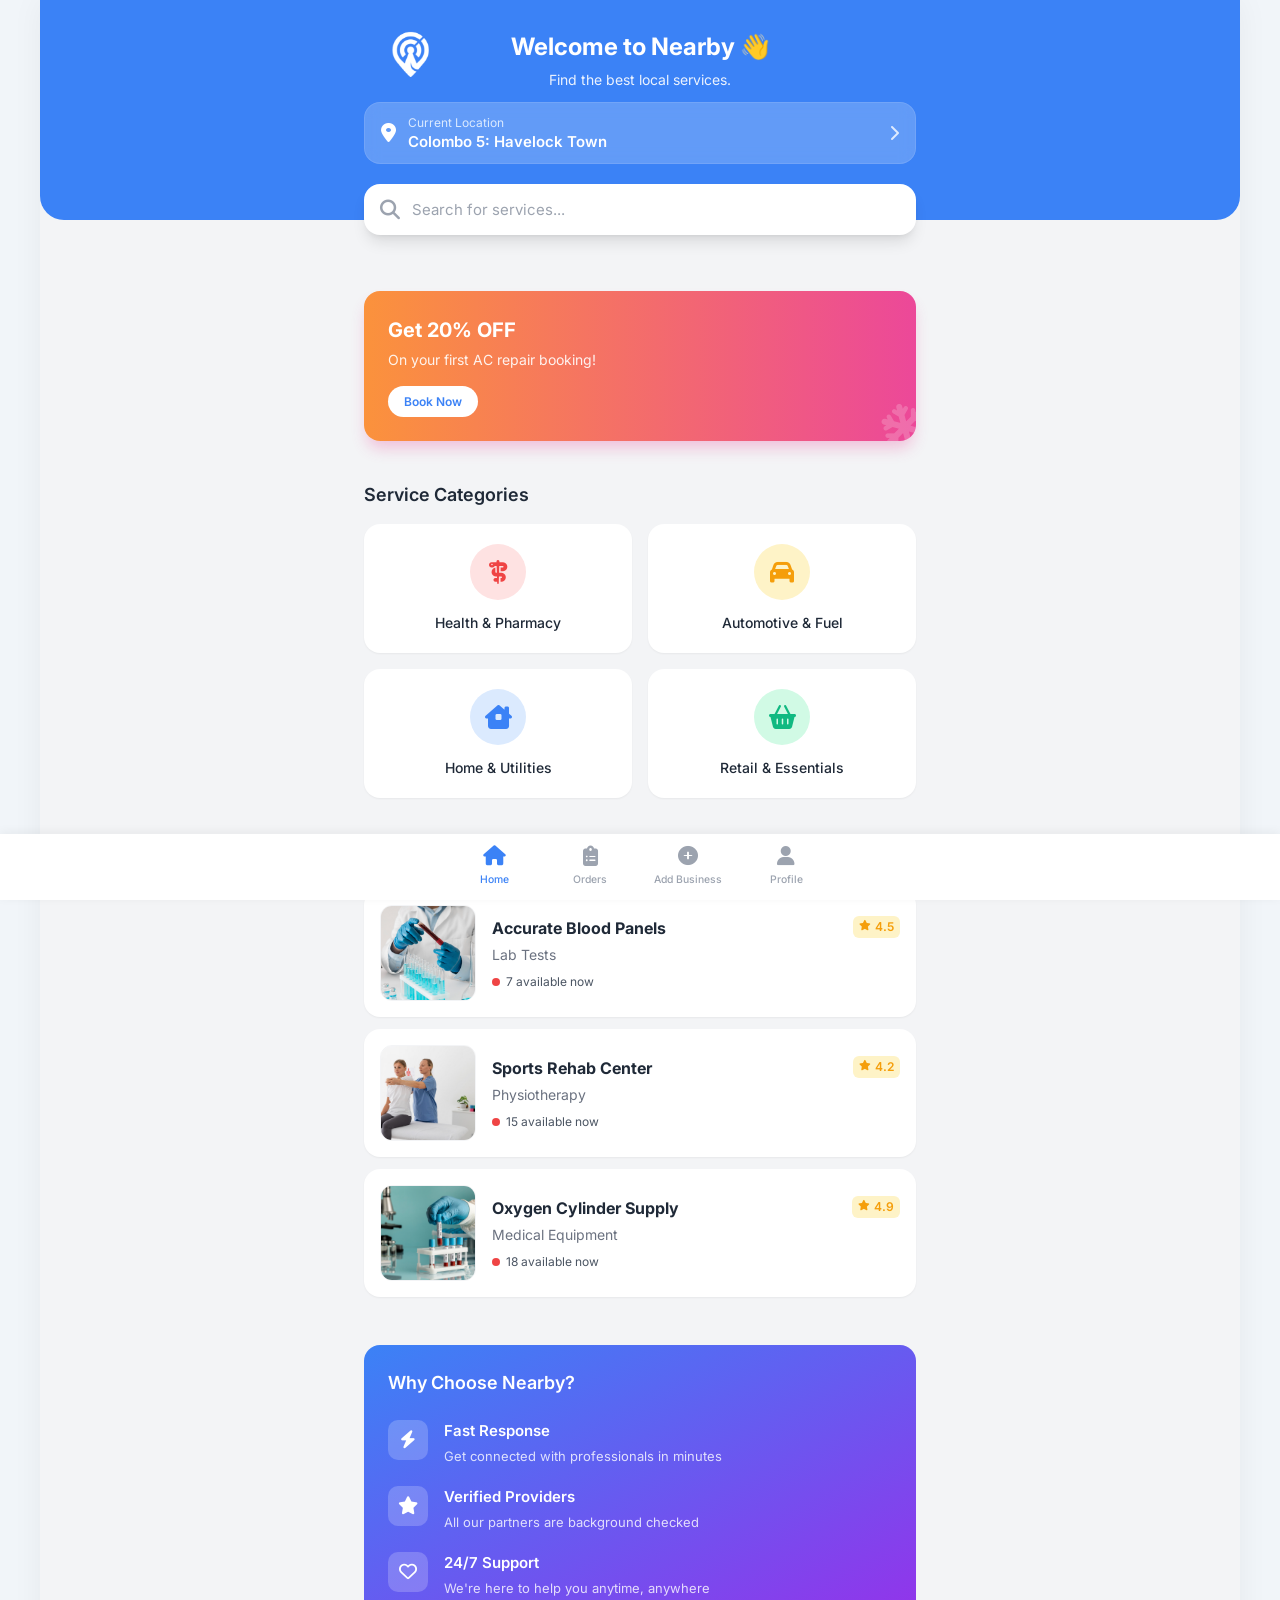
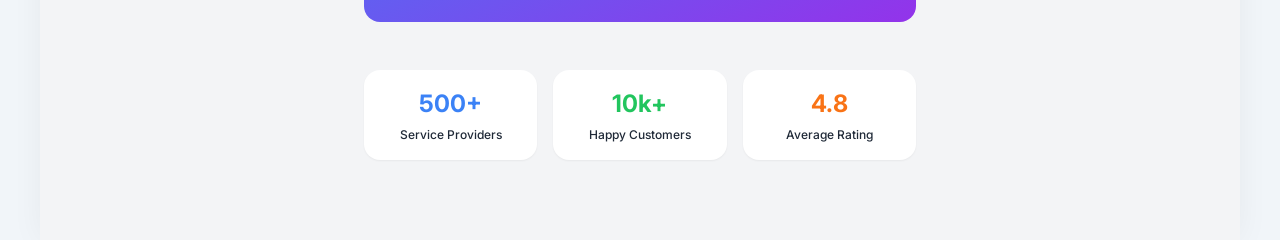
<file: index.html>
<!DOCTYPE html>
<html lang="en">

<head>
    <meta charset="UTF-8">
    <meta name="viewport" content="width=device-width, initial-scale=1.0, maximum-scale=1.0, user-scalable=no">
    <title>Home - Enhance App Functionality</title>
    <!-- Google Fonts -->
    <link rel="preconnect" href="https://fonts.googleapis.com">
    <link rel="preconnect" href="https://fonts.gstatic.com" crossorigin>
    <link href="https://fonts.googleapis.com/css2?family=Inter:wght@400;500;600;700&display=swap" rel="stylesheet">
    <!-- Font Awesome -->
    <link rel="stylesheet" href="https://cdnjs.cloudflare.com/ajax/libs/font-awesome/6.4.0/css/all.min.css">
    <link rel="stylesheet" href="style.css">
    <link rel="stylesheet" href="home.css">
</head>

<body>

    <!-- HOME VIEW -->
    <div class="app-view active" data-view="home">
        <!-- Header -->
        <header class="home-header">
            <div class="header-inner">
                <div class="header-top-row">
                    <div class="logo-wrapper">
                        <a href="index.html" style="display: block;">
                            <img src="images/logo.png" alt="Nearby Logo" class="site-logo">
                        </a>
                    </div>
                    <div class="welcome-text">
                        <h1>Welcome to Nearby <span class="wave">👋</span></h1>
                        <p>Find the best local services.</p>
                    </div>
                    <div></div> <!-- Grid Spacer -->
                </div>

                <!-- Custom Location Dropdown -->
                <div class="custom-location-wrapper">
                    <button class="location-btn" id="locationBtn">
                        <i class="fa-solid fa-location-dot"></i>
                        <div class="location-text-group">
                            <span class="location-label-sm">Current Location</span>
                            <span class="location-val-main" id="selectedLocation">Colombo 5: Havelock Town</span>
                        </div>
                        <i class="fa-solid fa-chevron-right chevron-right"></i>
                    </button>

                    <!-- Dropdown Menu -->
                    <div class="custom-dropdown-menu" id="locationMenu">
                        <div class="dropdown-group-label">Colombo</div>
                        <div class="dropdown-item" data-val="colombo-1">Colombo 1: Fort</div>
                        <div class="dropdown-item" data-val="colombo-2">Colombo 2: Slave Island</div>
                        <div class="dropdown-item" data-val="colombo-3">Colombo 3: Kollupitiya</div>
                        <div class="dropdown-item" data-val="colombo-4">Colombo 4: Bambalapitiya</div>
                        <div class="dropdown-item active" data-val="colombo-5">Colombo 5: Havelock Town</div>
                        <div class="dropdown-item" data-val="colombo-6">Colombo 6: Wellawatta</div>
                        <div class="dropdown-item" data-val="colombo-7">Colombo 7: Cinnamon Gardens</div>
                        <div class="dropdown-item" data-val="colombo-8">Colombo 8: Borella</div>
                        <div class="dropdown-item" data-val="colombo-9">Colombo 9: Dematagoda</div>
                        <div class="dropdown-item" data-val="colombo-10">Colombo 10: Maradana</div>
                        <div class="dropdown-item" data-val="colombo-11">Colombo 11: Pettah</div>
                        <div class="dropdown-item" data-val="colombo-12">Colombo 12: Hulftsdorp</div>
                        <div class="dropdown-item" data-val="colombo-13">Colombo 13: Kotahena</div>
                        <div class="dropdown-item" data-val="colombo-14">Colombo 14: Grandpass</div>
                        <div class="dropdown-item" data-val="colombo-15">Colombo 15: Mattakkuliya</div>

                        <div class="dropdown-group-label mt-2">Greater Colombo Districts</div>
                        <div class="dropdown-item" data-val="dehiwala">Dehiwala-Mount Lavinia</div>
                        <div class="dropdown-item" data-val="kotte">Sri Jayawardenepura Kotte</div>
                        <div class="dropdown-item" data-val="moratuwa">Moratuwa</div>
                        <div class="dropdown-item" data-val="battaramulla">Battaramulla</div>
                        <div class="dropdown-item" data-val="maharagama">Maharagama</div>
                        <div class="dropdown-item" data-val="nugegoda">Nugegoda</div>
                        <div class="dropdown-item" data-val="homagama">Homagama</div>
                        <div class="dropdown-item" data-val="kaduwela">Kaduwela</div>
                        <div class="dropdown-item" data-val="malabe">Malabe</div>
                        <div class="dropdown-item" data-val="kelaniya">Kelaniya</div>
                        <div class="dropdown-item" data-val="wattala">Wattala</div>
                    </div>
                </div>
            </div>
        </header>

        <!-- Main Content -->
        <main class="main-content">

            <!-- Search Bar -->
            <section class="search-section-standalone">
                <div class="search-bar">
                    <i class="fa-solid fa-magnifying-glass search-icon"></i>
                    <input type="text" placeholder="Search for services..." class="search-input">
                </div>
            </section>

            <!-- Special Offer Banner -->
            <section class="offer-banner orange-gradient">
                <div class="offer-content">
                    <h2>Get 20% OFF</h2>
                    <p>On your first AC repair booking!</p>
                    <button class="btn btn-book-now">Book Now</button>
                </div>
                <div class="offer-image">
                    <i class="fa-solid fa-snowflake fa-3x"></i>
                </div>
            </section>

            <!-- Categories -->
            <section class="categories-section">
                <div class="section-heading">
                    <h3>Service Categories</h3>
                </div>

                <div class="categories-grid">
                    <!-- Health & Pharmacy -->
                    <a href="#health-pharmacy" class="category-card" data-view-target="health-pharmacy">
                        <div class="category-icon cat-health">
                            <i class="fa-solid fa-staff-snake"></i>
                        </div>
                        <span>Health & Pharmacy</span>
                    </a>

                    <!-- Automotive & Fuel -->
                    <a href="#automotive-fuel" class="category-card" data-view-target="automotive-fuel">
                        <div class="category-icon cat-auto">
                            <i class="fa-solid fa-car"></i>
                        </div>
                        <span>Automotive & Fuel</span>
                    </a>

                    <!-- Home & Utilities -->
                    <a href="#home-utilities" class="category-card" data-view-target="home-utilities">
                        <div class="category-icon cat-home">
                            <i class="fa-solid fa-house-chimney-window"></i>
                        </div>
                        <span>Home & Utilities</span>
                    </a>

                    <!-- Retail & Essentials -->
                    <a href="#retail-essentials" class="category-card" data-view-target="retail-essentials">
                        <div class="category-icon cat-retail">
                            <i class="fa-solid fa-basket-shopping"></i>
                        </div>
                        <span>Retail & Essentials</span>
                    </a>
                </div>
            </section>

            <!-- Featured Services -->
            <section class="featured-section">
                <div class="section-heading">
                    <h3>Featured Services</h3>
                    <a href="services.html" class="view-all">See All</a>
                </div>

                <div class="featured-list" id="homeFeaturedServices">
                    <!-- Dynamically populated from data.js via script at the bottom -->
                </div>
            </section>

            <!-- Why Choose Nearby -->
            <section class="why-choose-section">
                <div class="why-choose-card">
                    <h3 class="why-choose-title">Why Choose Nearby?</h3>

                    <div class="why-row">
                        <div class="why-icon-box">
                            <i class="fa-solid fa-bolt"></i>
                        </div>
                        <div class="why-text">
                            <strong>Fast Response</strong>
                            <p>Get connected with professionals in minutes</p>
                        </div>
                    </div>

                    <div class="why-row">
                        <div class="why-icon-box">
                            <i class="fa-solid fa-star"></i>
                        </div>
                        <div class="why-text">
                            <strong>Verified Providers</strong>
                            <p>All our partners are background checked</p>
                        </div>
                    </div>

                    <div class="why-row">
                        <div class="why-icon-box">
                            <i class="fa-regular fa-heart"></i>
                        </div>
                        <div class="why-text">
                            <strong>24/7 Support</strong>
                            <p>We're here to help you anytime, anywhere</p>
                        </div>
                    </div>

                </div>
            </section>

            <!-- Stats Section -->
            <section class="stats-section mb-32">
                <div class="stat-box">
                    <div class="stat-number color-blue">500+</div>
                    <div class="stat-text">Service Providers</div>
                </div>
                <div class="stat-box">
                    <div class="stat-number color-green">10k+</div>
                    <div class="stat-text">Happy Customers</div>
                </div>
                <div class="stat-box">
                    <div class="stat-number color-orange">4.8</div>
                    <div class="stat-text">Average Rating</div>
                </div>
            </section>

        </main>
    </div>

    <!-- HEALTH & PHARMACY VIEW -->
    <div class="app-view" data-view="health-pharmacy">
        <header class="subpage-header subpage-health">
            <div class="header-inner subpage-inner">
                <button class="subpage-back" type="button" data-back aria-label="Back to home">
                    <i class="fa-solid fa-arrow-left"></i>
                </button>
                <div class="subpage-title">
                    <h1>Health & Pharmacy</h1>
                    <p>Choose a subcategory</p>
                </div>
            </div>
        </header>
        <main class="main-content">
            <section class="subcategories-section">
                <div class="subcategories-grid">
                    <a href="services_list.html?category=doctor" class="subcategory-card">
                        <div class="subcategory-icon cat-health"><i class="fa-solid fa-user-doctor"></i></div>
                        <span>Doctor</span>
                    </a>
                    <a href="services_list.html?category=pharmacy" class="subcategory-card">
                        <div class="subcategory-icon cat-health"><i class="fa-solid fa-pills"></i></div>
                        <span>Pharmacy</span>
                    </a>
                    <a href="services_list.html?category=lab-tests" class="subcategory-card">
                        <div class="subcategory-icon cat-health"><i class="fa-solid fa-flask-vial"></i></div>
                        <span>Lab Tests</span>
                    </a>
                    <a href="services_list.html?category=dental" class="subcategory-card">
                        <div class="subcategory-icon cat-health"><i class="fa-solid fa-tooth"></i></div>
                        <span>Dental</span>
                    </a>
                    <a href="services_list.html?category=eye-care" class="subcategory-card">
                        <div class="subcategory-icon cat-health"><i class="fa-solid fa-eye"></i></div>
                        <span>Eye Care</span>
                    </a>
                    <a href="services_list.html?category=physiotherapy" class="subcategory-card">
                        <div class="subcategory-icon cat-health"><i class="fa-solid fa-person-walking"></i></div>
                        <span>Physiotherapy</span>
                    </a>
                    <a href="services_list.html?category=nursing" class="subcategory-card">
                        <div class="subcategory-icon cat-health"><i class="fa-solid fa-user-nurse"></i></div>
                        <span>Nursing</span>
                    </a>
                    <a href="services_list.html?category=medical-equipment" class="subcategory-card">
                        <div class="subcategory-icon cat-health"><i class="fa-solid fa-kit-medical"></i></div>
                        <span>Medical Equipment</span>
                    </a>
                    <a href="services_list.html?category=ambulance" class="subcategory-card">
                        <div class="subcategory-icon cat-health"><i class="fa-solid fa-truck-medical"></i></div>
                        <span>Ambulance</span>
                    </a>
                    <a href="services_list.html?category=wellness" class="subcategory-card">
                        <div class="subcategory-icon cat-health"><i class="fa-solid fa-dumbbell"></i></div>
                        <span>Wellness</span>
                    </a>
                </div>
            </section>
        </main>
    </div>

    <!-- AUTOMOTIVE & FUEL VIEW -->
    <div class="app-view" data-view="automotive-fuel">
        <header class="subpage-header subpage-auto">
            <div class="header-inner subpage-inner">
                <button class="subpage-back" type="button" data-back aria-label="Back to home">
                    <i class="fa-solid fa-arrow-left"></i>
                </button>
                <div class="subpage-title">
                    <h1>Automotive & Fuel</h1>
                    <p>Choose a subcategory</p>
                </div>
            </div>
        </header>
        <main class="main-content">
            <section class="subcategories-section">
                <div class="subcategories-grid">
                    <a href="services_list.html?category=fuel" class="subcategory-card">
                        <div class="subcategory-icon cat-auto"><i class="fa-solid fa-gas-pump"></i></div>
                        <span>Fuel</span>
                    </a>
                    <a href="services_list.html?category=car-wash" class="subcategory-card">
                        <div class="subcategory-icon cat-auto"><i class="fa-solid fa-spray-can-sparkles"></i></div>
                        <span>Car Wash</span>
                    </a>
                    <a href="services_list.html?category=tires" class="subcategory-card">
                        <div class="subcategory-icon cat-auto"><i class="fa-solid fa-circle-dot"></i></div>
                        <span>Tires</span>
                    </a>
                    <a href="services_list.html?category=battery" class="subcategory-card">
                        <div class="subcategory-icon cat-auto"><i class="fa-solid fa-car-battery"></i></div>
                        <span>Battery</span>
                    </a>
                    <a href="services_list.html?category=oil-change" class="subcategory-card">
                        <div class="subcategory-icon cat-auto"><i class="fa-solid fa-oil-can"></i></div>
                        <span>Oil Change</span>
                    </a>
                    <a href="services_list.html?category=repair" class="subcategory-card">
                        <div class="subcategory-icon cat-auto"><i class="fa-solid fa-screwdriver-wrench"></i></div>
                        <span>Repair</span>
                    </a>
                    <a href="services_list.html?category=auto-parts" class="subcategory-card">
                        <div class="subcategory-icon cat-auto"><i class="fa-solid fa-gears"></i></div>
                        <span>Auto Parts</span>
                    </a>
                    <a href="services_list.html?category=towing" class="subcategory-card">
                        <div class="subcategory-icon cat-auto"><i class="fa-solid fa-truck"></i></div>
                        <span>Towing</span>
                    </a>
                    <a href="services_list.html?category=inspection" class="subcategory-card">
                        <div class="subcategory-icon cat-auto"><i class="fa-solid fa-list-check"></i></div>
                        <span>Inspection</span>
                    </a>
                    <a href="services_list.html?category=ev-charging" class="subcategory-card">
                        <div class="subcategory-icon cat-auto"><i class="fa-solid fa-charging-station"></i></div>
                        <span>EV Charging</span>
                    </a>
                </div>
            </section>
        </main>
    </div>

    <!-- HOME & UTILITIES VIEW -->
    <div class="app-view" data-view="home-utilities">
        <header class="subpage-header subpage-home">
            <div class="header-inner subpage-inner">
                <button class="subpage-back" type="button" data-back aria-label="Back to home">
                    <i class="fa-solid fa-arrow-left"></i>
                </button>
                <div class="subpage-title">
                    <h1>Home & Utilities</h1>
                    <p>Choose a subcategory</p>
                </div>
            </div>
        </header>
        <main class="main-content">
            <section class="subcategories-section">
                <div class="subcategories-grid">
                    <a href="services_list.html?category=electrician" class="subcategory-card">
                        <div class="subcategory-icon cat-home"><i class="fa-solid fa-bolt"></i></div>
                        <span>Electrician</span>
                    </a>
                    <a href="services_list.html?category=plumbing" class="subcategory-card">
                        <div class="subcategory-icon cat-home"><i class="fa-solid fa-faucet-drip"></i></div>
                        <span>Plumbing</span>
                    </a>
                    <a href="services_list.html?category=ac-repair" class="subcategory-card">
                        <div class="subcategory-icon cat-home"><i class="fa-solid fa-wind"></i></div>
                        <span>A/C Repair</span>
                    </a>
                    <a href="services_list.html?category=cleaning" class="subcategory-card">
                        <div class="subcategory-icon cat-home"><i class="fa-solid fa-broom"></i></div>
                        <span>Cleaning</span>
                    </a>
                    <a href="services_list.html?category=pest-control" class="subcategory-card">
                        <div class="subcategory-icon cat-home"><i class="fa-solid fa-bug"></i></div>
                        <span>Pest Control</span>
                    </a>
                    <a href="services_list.html?category=internet-tv" class="subcategory-card">
                        <div class="subcategory-icon cat-home"><i class="fa-solid fa-wifi"></i></div>
                        <span>Internet & TV</span>
                    </a>
                    <a href="services_list.html?category=gas" class="subcategory-card">
                        <div class="subcategory-icon cat-home"><i class="fa-solid fa-fire-flame-simple"></i></div>
                        <span>Gas</span>
                    </a>
                    <a href="services_list.html?category=water" class="subcategory-card">
                        <div class="subcategory-icon cat-home"><i class="fa-solid fa-droplet"></i></div>
                        <span>Water</span>
                    </a>
                    <a href="services_list.html?category=painting" class="subcategory-card">
                        <div class="subcategory-icon cat-home"><i class="fa-solid fa-paint-roller"></i></div>
                        <span>Painting</span>
                    </a>
                    <a href="services_list.html?category=appliances" class="subcategory-card">
                        <div class="subcategory-icon cat-home"><i class="fa-solid fa-toolbox"></i></div>
                        <span>Appliances</span>
                    </a>
                </div>
            </section>
        </main>
    </div>

    <!-- RETAIL & ESSENTIALS VIEW -->
    <div class="app-view" data-view="retail-essentials">
        <header class="subpage-header subpage-retail">
            <div class="header-inner subpage-inner">
                <button class="subpage-back" type="button" data-back aria-label="Back to home">
                    <i class="fa-solid fa-arrow-left"></i>
                </button>
                <div class="subpage-title">
                    <h1>Retail & Essentials</h1>
                    <p>Choose a subcategory</p>
                </div>
            </div>
        </header>
        <main class="main-content">
            <section class="subcategories-section">
                <div class="subcategories-grid">
                    <a href="services_list.html?category=supermarkets" class="subcategory-card">
                        <div class="subcategory-icon cat-retail"><i class="fa-solid fa-store"></i></div>
                        <span>Supermarkets</span>
                    </a>
                    <a href="services_list.html?category=groceries" class="subcategory-card">
                        <div class="subcategory-icon cat-retail"><i class="fa-solid fa-bag-shopping"></i></div>
                        <span>Groceries</span>
                    </a>
                    <a href="services_list.html?category=restaurants" class="subcategory-card">
                        <div class="subcategory-icon cat-retail"><i class="fa-solid fa-utensils"></i></div>
                        <span>Restaurants</span>
                    </a>
                    <a href="services_list.html?category=cafe-bakery" class="subcategory-card">
                        <div class="subcategory-icon cat-retail"><i class="fa-solid fa-mug-hot"></i></div>
                        <span>Café & Bakery</span>
                    </a>
                    <a href="services_list.html?category=clothing" class="subcategory-card">
                        <div class="subcategory-icon cat-retail"><i class="fa-solid fa-shirt"></i></div>
                        <span>Clothing</span>
                    </a>
                    <a href="services_list.html?category=electronics" class="subcategory-card">
                        <div class="subcategory-icon cat-retail"><i class="fa-solid fa-laptop"></i></div>
                        <span>Electronics</span>
                    </a>
                    <a href="services_list.html?category=stationery" class="subcategory-card">
                        <div class="subcategory-icon cat-retail"><i class="fa-solid fa-book"></i></div>
                        <span>Stationery</span>
                    </a>
                    <a href="services_list.html?category=baby-kids" class="subcategory-card">
                        <div class="subcategory-icon cat-retail"><i class="fa-solid fa-baby"></i></div>
                        <span>Baby & Kids</span>
                    </a>
                    <a href="services_list.html?category=pet-supplies" class="subcategory-card">
                        <div class="subcategory-icon cat-retail"><i class="fa-solid fa-paw"></i></div>
                        <span>Pet Supplies</span>
                    </a>
                    <a href="services_list.html?category=hardware" class="subcategory-card">
                        <div class="subcategory-icon cat-retail"><i class="fa-solid fa-hammer"></i></div>
                        <span>Hardware</span>
                    </a>
                </div>
            </section>
        </main>
    </div>

    <!-- Bottom Navigation -->
    <nav class="bottom-nav">
        <a href="index.html" class="nav-item active">
            <i class="fa-solid fa-house"></i>
            <span>Home</span>
        </a>
        <a href="orders.html" class="nav-item">
            <i class="fa-solid fa-clipboard-list"></i>
            <span>Orders</span>
        </a>
        <a href="add_business.html" class="nav-item">
            <i class="fa-solid fa-plus-circle"></i>
            <span>Add Business</span>
        </a>
        <a href="profile.html" class="nav-item">
            <i class="fa-solid fa-user"></i>
            <span>Profile</span>
        </a>
    </nav>

    <script src="data.js"></script>
    <script src="script.js"></script>

    <script>
        // Dynamically insert top 3 featured services on HOME view
        document.addEventListener('DOMContentLoaded', () => {
            const featuredContainer = document.getElementById('homeFeaturedServices');
            if (featuredContainer && window.appData && window.appData.featuredServices) {
                const topFeatured = window.appData.featuredServices.slice(0, 3);

                let html = '';
                topFeatured.forEach(srv => {
                    html += `
                    <a href="service_detail.html?id=${srv.id}" class="service-card card">
                        <div class="service-image-placeholder" style="background-color: var(--bg-light); border-radius: 12px; overflow: hidden; display: flex; align-items: center; justify-content: center; border: 1px solid var(--icon-bg-gray);">
                            <img src="${srv.image}" alt="${srv.title}" style="width: 100%; height: 100%; object-fit: cover; display: block;">
                        </div>
                        <div class="service-info">
                            <div class="service-header">
                                <h4>${srv.title}</h4>
                                <div class="rating-badge">
                                    <i class="fa-solid fa-star"></i> ${srv.rating}
                                </div>
                            </div>
                            <p class="service-type">${srv.categoryName || 'Service'}</p>
                            <div class="availability">
                                <span class="dot" style="background: ${srv.colorInfo.text};"></span> ${srv.availability}
                            </div>
                        </div>
                    </a>
                    `;
                });

                featuredContainer.innerHTML = html;
            }
        });
    </script>
</body>

</html>
</file>
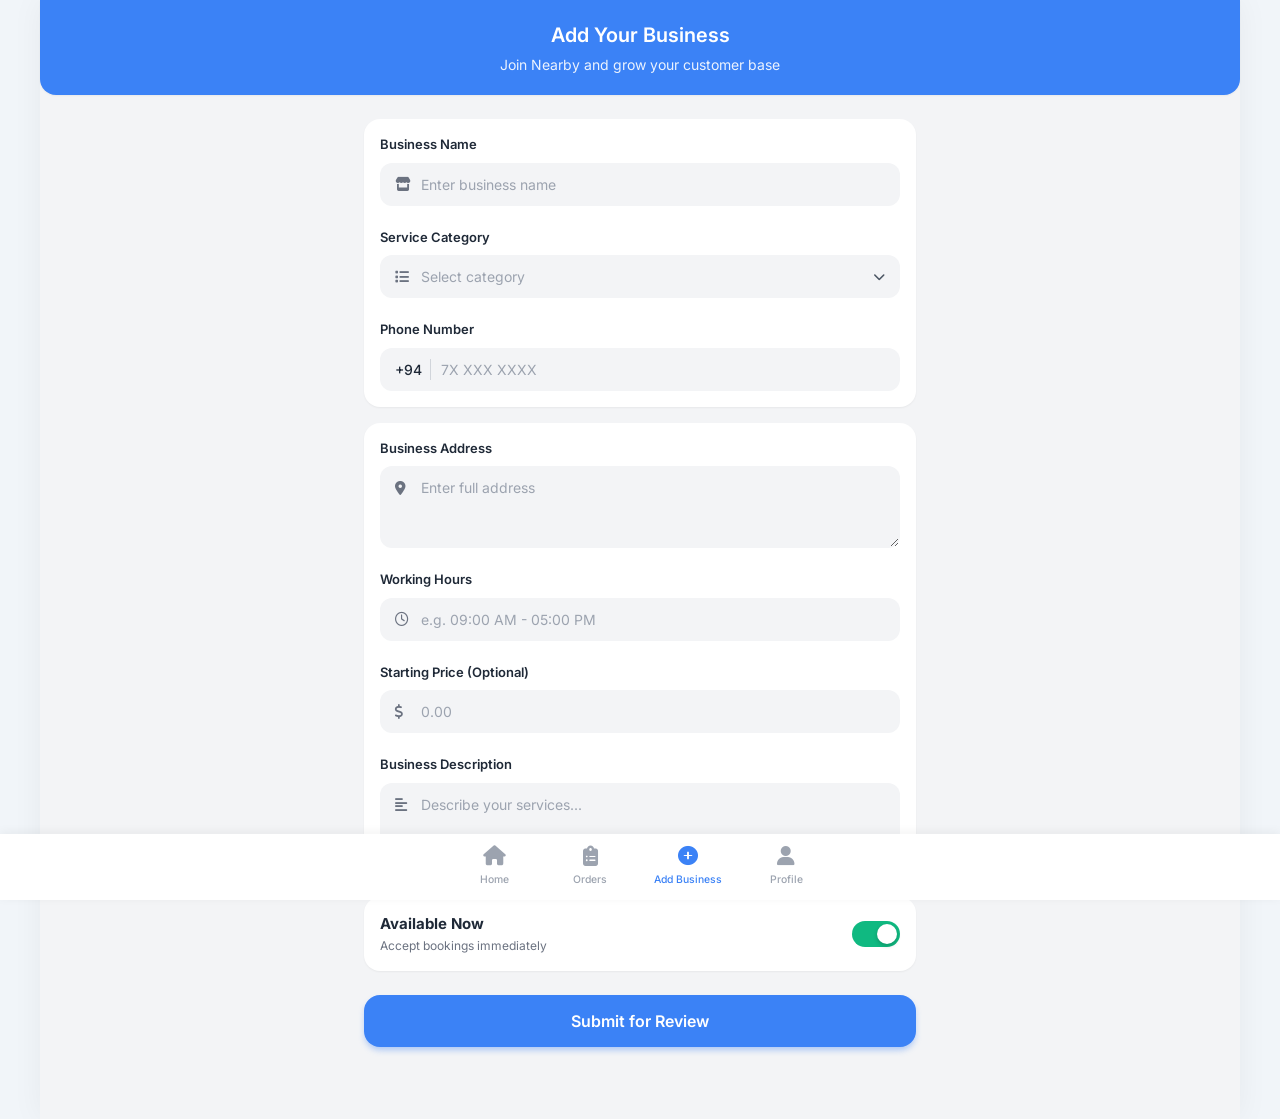
<file: add_business.html>
<!DOCTYPE html>
<html lang="en">

<head>
    <meta charset="UTF-8">
    <meta name="viewport" content="width=device-width, initial-scale=1.0, maximum-scale=1.0, user-scalable=no">
    <title>Add Business - Enhance App Functionality</title>
    <!-- Google Fonts -->
    <link rel="preconnect" href="https://fonts.googleapis.com">
    <link rel="preconnect" href="https://fonts.gstatic.com" crossorigin>
    <link href="https://fonts.googleapis.com/css2?family=Inter:wght@400;500;600;700&display=swap" rel="stylesheet">
    <!-- Font Awesome -->
    <link rel="stylesheet" href="https://cdnjs.cloudflare.com/ajax/libs/font-awesome/6.4.0/css/all.min.css">
    <link rel="stylesheet" href="style.css">
    <link rel="stylesheet" href="add_business.css">
</head>

<body>

    <!-- Header -->
    <header class="top-header">
        <h1>Add Your Business</h1>
        <p style="font-size: 0.875rem; opacity: 0.9; margin-top: 4px;">Join Nearby and grow your customer base</p>
    </header>

    <!-- Main Content -->
    <main class="main-content">

        <form class="business-form" onsubmit="event.preventDefault(); document.getElementById('successModal').classList.add('show');"
            style="margin-bottom: 24px;">

            <div class="form-group card">

                <!-- Business Name -->
                <div class="input-container">
                    <label>Business Name</label>
                    <div class="input-wrapper">
                        <i class="fa-solid fa-store input-icon"></i>
                        <input type="text" placeholder="Enter business name" required>
                    </div>
                </div>

                <!-- Service Category -->
                <div class="input-container mt-16">
                    <label>Service Category</label>
                    <div class="input-wrapper">
                        <i class="fa-solid fa-list input-icon"></i>

                        <div class="custom-category-wrapper">
                            <button type="button" class="category-select-btn" id="categoryBtn">
                                <span id="selectedCategory" class="placeholder">Select category</span>
                                <i class="fa-solid fa-chevron-down select-arrow"></i>
                            </button>

                            <!-- Custom Dropdown Menu -->
                            <div class="custom-dropdown-menu" id="categoryMenu">
                                <button type="button" class="dropdown-item" data-val="health">Health & Pharmacy</button>
                                <button type="button" class="dropdown-item" data-val="automotive">Automotive &
                                    Fuel</button>
                                <button type="button" class="dropdown-item" data-val="home">Home & Utilities</button>
                                <button type="button" class="dropdown-item" data-val="retail">Retail &
                                    Essentials</button>
                            </div>
                        </div>

                    </div>
                </div>

                <!-- Phone Number -->
                <div class="input-container mt-16">
                    <label>Phone Number</label>
                    <div class="input-wrapper phone-wrapper">
                        <span class="country-code">+94</span>
                        <input type="tel" placeholder="7X XXX XXXX" required>
                    </div>
                </div>

            </div>

            <!-- Additional Details Card -->
            <div class="form-group card">

                <!-- Business Address -->
                <div class="input-container">
                    <label>Business Address</label>
                    <div class="input-wrapper textarea-wrapper">
                        <i class="fa-solid fa-location-dot input-icon align-top"></i>
                        <textarea placeholder="Enter full address" rows="2" required></textarea>
                    </div>
                </div>

                <!-- Working Hours -->
                <div class="input-container mt-16">
                    <label>Working Hours</label>
                    <div class="input-wrapper">
                        <i class="fa-regular fa-clock input-icon"></i>
                        <input type="text" placeholder="e.g. 09:00 AM - 05:00 PM" required>
                    </div>
                </div>

                <!-- Starting Price -->
                <div class="input-container mt-16">
                    <label>Starting Price (Optional)</label>
                    <div class="input-wrapper">
                        <i class="fa-solid fa-dollar-sign input-icon"></i>
                        <input type="number" placeholder="0.00">
                    </div>
                </div>

                <!-- Business Description -->
                <div class="input-container mt-16">
                    <label>Business Description</label>
                    <div class="input-wrapper textarea-wrapper">
                        <i class="fa-solid fa-align-left input-icon align-top"></i>
                        <textarea placeholder="Describe your services..." rows="3" required></textarea>
                    </div>
                </div>

            </div>

            <!-- Availability Toggle Card -->
            <div class="card toggle-card">
                <div class="toggle-text">
                    <strong>Available Now</strong>
                    <span>Accept bookings immediately</span>
                </div>
                <label class="switch">
                    <input type="checkbox" checked>
                    <span class="slider round"></span>
                </label>
            </div>

            <!-- Submit Button -->
            <button type="submit" class="btn btn-submit">Submit for Review</button>

        </form>

    </main>

    <!-- Bottom Navigation -->
    <nav class="bottom-nav">
        <a href="index.html" class="nav-item">
            <i class="fa-solid fa-house"></i>
            <span>Home</span>
        </a>
        <a href="orders.html" class="nav-item">
            <i class="fa-solid fa-clipboard-list"></i>
            <span>Orders</span>
        </a>
        <a href="add_business.html" class="nav-item active">
            <i class="fa-solid fa-plus-circle"></i>
            <span>Add Business</span>
        </a>
        <a href="profile.html" class="nav-item">
            <i class="fa-solid fa-user"></i>
            <span>Profile</span>
        </a>
    </nav>

    <!-- Post-Submission Success Modal -->
    <div class="modal-overlay" id="successModal">
        <div class="modal-content text-center">
            <div class="modal-icon text-blue">
                <i class="fa-solid fa-clipboard-check" style="font-size: 3rem; margin-bottom: 16px; color: var(--primary-color, #2563eb);"></i>
            </div>
            <h3 class="modal-title" style="margin-bottom: 8px;">Submission Received</h3>
            <p class="modal-text" style="color: var(--text-light); margin-bottom: 24px;">Your submission is subjected to review. Our team will verify your business details and contact you shortly.</p>
            <div class="modal-actions">
                <button class="btn btn-primary modal-btn" onclick="document.getElementById('successModal').classList.remove('show');" style="width: 100%;">OK</button>
            </div>
        </div>
    </div>

    <script src="script.js"></script>
</body>

</html>
</file>
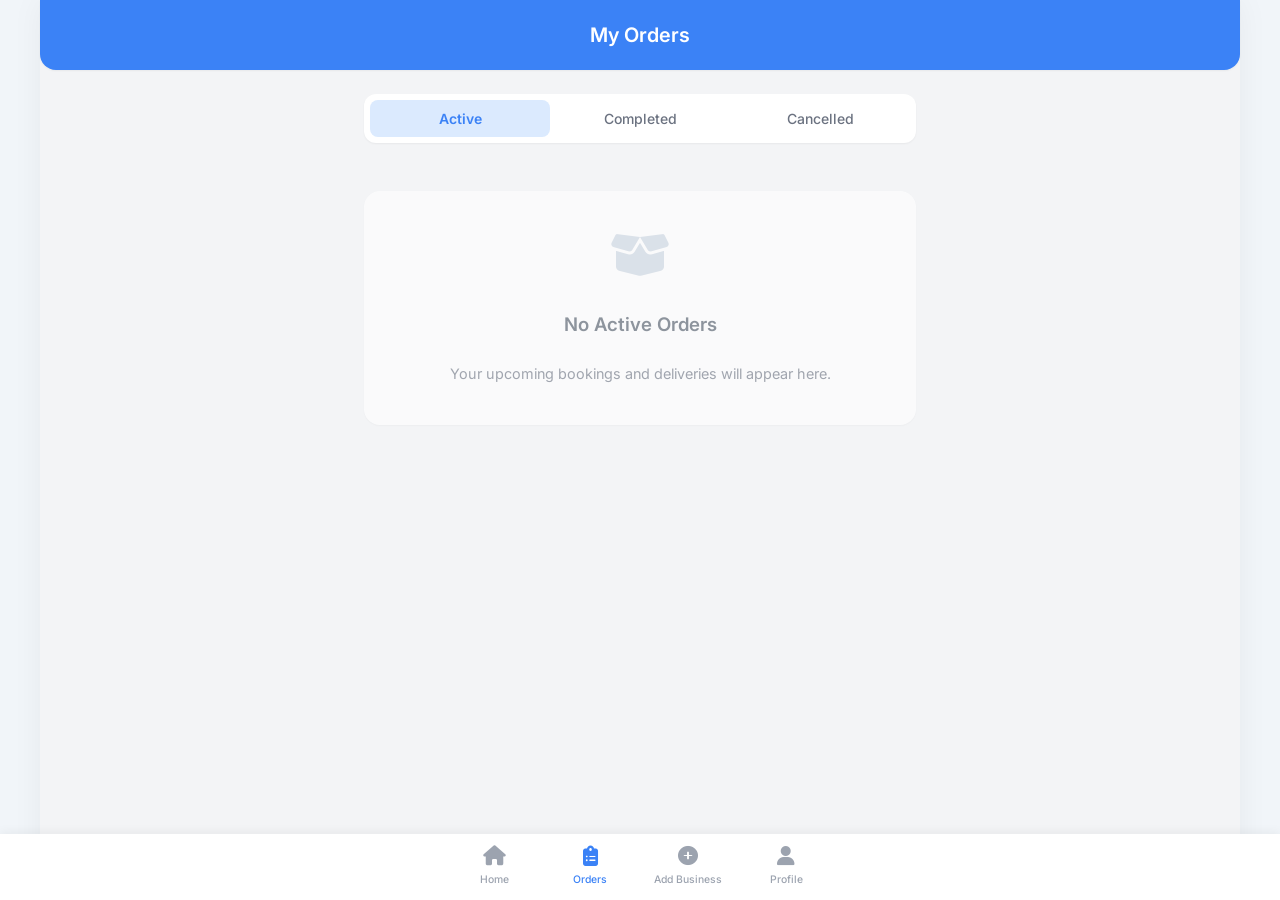
<file: orders.html>
<!DOCTYPE html>
<html lang="en">

<head>
    <meta charset="UTF-8">
    <meta name="viewport" content="width=device-width, initial-scale=1.0, maximum-scale=1.0, user-scalable=no">
    <title>Orders - Enhance App Functionality</title>
    <!-- Google Fonts -->
    <link rel="preconnect" href="https://fonts.googleapis.com">
    <link rel="preconnect" href="https://fonts.gstatic.com" crossorigin>
    <link href="https://fonts.googleapis.com/css2?family=Inter:wght@400;500;600;700&display=swap" rel="stylesheet">
    <!-- Font Awesome -->
    <link rel="stylesheet" href="https://cdnjs.cloudflare.com/ajax/libs/font-awesome/6.4.0/css/all.min.css">
    <link rel="stylesheet" href="style.css">
    <link rel="stylesheet" href="orders.css">
</head>

<body>

    <!-- Header -->
    <header class="top-header">
        <h1>My Orders</h1>
    </header>

    <!-- Content -->
    <main class="main-content">

        <!-- Tabs -->
        <div class="tabs-container">
            <button class="tab-item active" data-target="active-orders">Active</button>
            <button class="tab-item" data-target="completed-orders">Completed</button>
            <button class="tab-item" data-target="cancelled-orders">Cancelled</button>
        </div>

        <!-- Orders List -->
        <section class="orders-list">

            <!-- ACTIVE ORDERS PANE -->
            <div id="active-orders" class="tab-pane active" style="display: block;">
                <!-- Active Order Card -->
                <div class="order-card card">
                    <div class="order-header">
                        <div class="order-title-group">
                            <i class="fa-solid fa-plug-circle-bolt icon-business"></i>
                            <h3 class="business-name">Power Electric Solutions</h3>
                        </div>
                        <span class="status-badge status-confirmed">Confirmed</span>
                    </div>

                    <div class="divider"></div>

                    <div class="order-details">
                        <div class="detail-row">
                            <i class="fa-solid fa-screwdriver-wrench text-light"></i>
                            <span class="detail-text bold-text">Wiring Repair</span>
                        </div>
                        <div class="detail-row">
                            <i class="fa-regular fa-calendar text-light"></i>
                            <span class="detail-text">Oct 24, 2023 · 10:00 AM</span>
                        </div>
                        <div class="detail-row">
                            <i class="fa-solid fa-location-dot text-light"></i>
                            <span class="detail-text">124/A, Galle Road, Colombo 03</span>
                        </div>
                    </div>

                    <div class="info-boxes">
                        <div class="info-box success-box">
                            <i class="fa-regular fa-clock"></i>
                            <div class="info-text">
                                <strong>Estimated arrival</strong>
                                <span>In 15 minutes</span>
                            </div>
                        </div>
                        <div class="info-box gray-box">
                            <i class="fa-solid fa-circle-exclamation"></i>
                            <div class="info-text">
                                <strong>Problem Description</strong>
                                <span>Main circuit breaker keeps tripping. Need urgent check.</span>
                            </div>
                        </div>
                    </div>

                    <div class="order-actions">
                        <button class="btn btn-action-secondary" id="btnCancelActive"><i class="fa-solid fa-xmark"></i> Cancel Booking</button>
                        <button class="btn btn-action-primary"><i class="fa-solid fa-phone"></i> Call</button>
                    </div>
                </div>
            </div>

            <!-- COMPLETED ORDERS PANE -->
            <div id="completed-orders" class="tab-pane" style="display: none;">
                <div style="display: flex; flex-direction: column; gap: 16px;">
                    <!-- Completed Order 1 -->
                    <div class="order-card card">
                        <div class="order-header">
                            <div class="order-title-group">
                                <i class="fa-solid fa-broom icon-business"
                                    style="background-color:#D1FAE5; color:#10B981;"></i>
                                <h3 class="business-name">Spotless Cleaning</h3>
                            </div>
                            <span class="status-badge" style="background-color:#D1FAE5; color:#10B981;">Completed</span>
                        </div>

                        <div class="divider"></div>

                        <div class="order-details">
                            <div class="detail-row">
                                <i class="fa-solid fa-sparkles text-light"></i>
                                <span class="detail-text bold-text">Deep Home Cleaning</span>
                            </div>
                            <div class="detail-row">
                                <i class="fa-regular fa-calendar text-light"></i>
                                <span class="detail-text">Oct 12, 2023 · 09:00 AM</span>
                            </div>
                            <div class="detail-row">
                                <i class="fa-solid fa-location-dot text-light"></i>
                                <span class="detail-text">124/A, Galle Road, Colombo 03</span>
                            </div>
                        </div>
                    </div>

                    <!-- Completed Order 2 -->
                    <div class="order-card card">
                        <div class="order-header">
                            <div class="order-title-group">
                                <i class="fa-solid fa-snowflake icon-business"
                                    style="background-color:#DBEAFE; color:#3B82F6;"></i>
                                <h3 class="business-name">Cool Breeze AC</h3>
                            </div>
                            <span class="status-badge" style="background-color:#D1FAE5; color:#10B981;">Completed</span>
                        </div>

                        <div class="divider"></div>

                        <div class="order-details">
                            <div class="detail-row">
                                <i class="fa-solid fa-fan text-light"></i>
                                <span class="detail-text bold-text">AC Gas Re-fill & Service</span>
                            </div>
                            <div class="detail-row">
                                <i class="fa-regular fa-calendar text-light"></i>
                                <span class="detail-text">Sep 28, 2023 · 02:30 PM</span>
                            </div>
                            <div class="detail-row">
                                <i class="fa-solid fa-location-dot text-light"></i>
                                <span class="detail-text">124/A, Galle Road, Colombo 03</span>
                            </div>
                        </div>
                    </div>

                    <!-- Completed Order 3 -->
                    <div class="order-card card">
                        <div class="order-header">
                            <div class="order-title-group">
                                <i class="fa-solid fa-shirt icon-business"
                                    style="background-color:#FEF3C7; color:#F59E0B;"></i>
                                <h3 class="business-name">Fresh Laundry Services</h3>
                            </div>
                            <span class="status-badge" style="background-color:#D1FAE5; color:#10B981;">Completed</span>
                        </div>

                        <div class="divider"></div>

                        <div class="order-details">
                            <div class="detail-row">
                                <i class="fa-solid fa-jug-detergent text-light"></i>
                                <span class="detail-text bold-text">Standard Wash & Fold</span>
                            </div>
                            <div class="detail-row">
                                <i class="fa-regular fa-calendar text-light"></i>
                                <span class="detail-text">Aug 15, 2023 · 11:00 AM</span>
                            </div>
                            <div class="detail-row">
                                <i class="fa-solid fa-location-dot text-light"></i>
                                <span class="detail-text">124/A, Galle Road, Colombo 03</span>
                            </div>
                        </div>
                    </div>

                    <!-- Completed Order 4 -->
                    <div class="order-card card">
                        <div class="order-header">
                            <div class="order-title-group">
                                <i class="fa-solid fa-hammer icon-business"
                                    style="background-color:#FEE2E2; color:#EF4444;"></i>
                                <h3 class="business-name">Quick Fix Handyman</h3>
                            </div>
                            <span class="status-badge" style="background-color:#D1FAE5; color:#10B981;">Completed</span>
                        </div>

                        <div class="divider"></div>

                        <div class="order-details">
                            <div class="detail-row">
                                <i class="fa-solid fa-couch text-light"></i>
                                <span class="detail-text bold-text">Furniture Assembly</span>
                            </div>
                            <div class="detail-row">
                                <i class="fa-regular fa-calendar text-light"></i>
                                <span class="detail-text">Jul 02, 2023 · 04:15 PM</span>
                            </div>
                            <div class="detail-row">
                                <i class="fa-solid fa-location-dot text-light"></i>
                                <span class="detail-text">124/A, Galle Road, Colombo 03</span>
                            </div>
                        </div>
                    </div>
                </div>
            </div>

            <!-- CANCELLED ORDERS PANE -->
            <div id="cancelled-orders" class="tab-pane" style="display: none;">
                <!-- Placeholder Order Card (Cancelled) -->
                <div class="order-card card opacity-50">
                    <div class="order-header">
                        <div class="order-title-group">
                            <i class="fa-solid fa-droplet icon-business text-gray"></i>
                            <h3 class="business-name text-gray">City Plumbers</h3>
                        </div>
                        <span class="status-badge status-cancelled">Cancelled</span>
                    </div>
                    <div class="divider"></div>
                    <div class="order-details">
                        <div class="detail-row">
                            <i class="fa-solid fa-wrench text-light"></i>
                            <span class="detail-text text-gray">Pipe Leakage Fix</span>
                        </div>
                    </div>
                </div>
            </div>

        </section>
    </main>

    <!-- Bottom Navigation -->
    <nav class="bottom-nav">
        <a href="index.html" class="nav-item">
            <i class="fa-solid fa-house"></i>
            <span>Home</span>
        </a>
        <a href="orders.html" class="nav-item active">
            <i class="fa-solid fa-clipboard-list"></i>
            <span>Orders</span>
        </a>
        <a href="add_business.html" class="nav-item">
            <i class="fa-solid fa-plus-circle"></i>
            <span>Add Business</span>
        </a>
        <a href="profile.html" class="nav-item">
            <i class="fa-solid fa-user"></i>
            <span>Profile</span>
        </a>
    </nav>

    <!-- Cancel Confirmation Modal -->
    <div class="modal-overlay" id="cancelModal">
        <div class="modal-content">
            <div class="modal-icon">
                <i class="fa-solid fa-triangle-exclamation"></i>
            </div>
            <h3 class="modal-title">Cancel Service Request?</h3>
            <p class="modal-text">Are you sure you want to cancel this booking? This action cannot be undone and your
                provider will be notified. <strong>A cancellation fee of LKR 50.00 will be applied to this action.</strong></p>
            <div class="modal-actions">
                <button class="btn btn-modal-keep" id="btnKeepService">Keep Appointment</button>
                <button class="btn btn-modal-cancel" id="btnConfirmCancel">Cancel Service</button>
            </div>
        </div>
    </div>

    <script src="script.js"></script>
    <script>
        document.addEventListener('DOMContentLoaded', () => {
            
            // Render Active Bookings
            const renderActiveBookings = () => {
                const activePane = document.getElementById('active-orders');
                if (!activePane) return;
                
                let activeBookings = [];
                try {
                    activeBookings = JSON.parse(localStorage.getItem('activeBookings')) || [];
                } catch(e) {}
                
                if (activeBookings.length === 0) {
                    activePane.innerHTML = `
                        <div class="order-card card opacity-50" style="text-align: center; padding: 40px 20px;">
                            <i class="fa-solid fa-box-open" style="font-size: 3rem; color: #cbd5e1; margin-bottom: 16px;"></i>
                            <h3 style="color: var(--text-medium);">No Active Orders</h3>
                            <p style="color: var(--text-light); font-size: 0.9rem; margin-top: 8px;">Your upcoming bookings and deliveries will appear here.</p>
                        </div>
                    `;
                    return;
                }
                
                let htmlStr = '';
                // Render newest first
                [...activeBookings].reverse().forEach(booking => {
                    const bgColor = booking.colorInfo?.bg || '#e2e8f0';
                    const textColor = booking.colorInfo?.text || '#334155';
                    const timeWindow = booking.time && booking.time !== 'Pending' ? booking.time.charAt(0).toUpperCase() + booking.time.slice(1) : 'Processing Time';
                    const addressStr = booking.address || 'Address Pending / Pickup';
                    
                    htmlStr += `
                        <div class="order-card card">
                            <div class="order-header">
                                <div class="order-title-group">
                                    <i class="fa-solid ${booking.icon} icon-business" style="background-color: ${bgColor}; color: ${textColor};"></i>
                                    <div>
                                        <h3 class="business-name">${booking.title}</h3>
                                        <div style="font-size: 0.75rem; color: var(--text-light); margin-top: 2px;">Ref: <strong>${booking.orderRef || '#ORD-PNDNG'}</strong></div>
                                    </div>
                                </div>
                                <span class="status-badge status-confirmed" style="background-color: ${bgColor}; color: ${textColor};">Confirmed</span>
                            </div>

                            <div class="divider"></div>

                            <div class="order-details">
                                <div class="detail-row">
                                    <i class="fa-solid fa-clipboard-check text-light"></i>
                                    <span class="detail-text bold-text">Service Requested</span>
                                </div>
                                <div class="detail-row">
                                    <i class="fa-regular fa-calendar text-light"></i>
                                    <span class="detail-text">${booking.date} · ${timeWindow}</span>
                                </div>
                                <div class="detail-row">
                                    <i class="fa-solid fa-location-dot text-light"></i>
                                    <span class="detail-text">${addressStr}</span>
                                </div>
                            </div>

                            <div class="info-boxes">
                                <div class="info-box success-box">
                                    <i class="fa-regular fa-clock"></i>
                                    <div class="info-text">
                                        <strong>Status Updates</strong>
                                        <span>Provider matched. Awaiting confirmation.</span>
                                    </div>
                                </div>
                            </div>

                            <div class="order-actions">
                                <button class="btn btn-action-secondary" onclick="openCancelModal('${booking.orderRef || booking.id}')"><i class="fa-solid fa-xmark"></i> Cancel Booking</button>
                                <button class="btn btn-action-primary" style="background: ${textColor};"><i class="fa-solid fa-phone"></i> Contact Provider</button>
                            </div>
                        </div>
                    `;
                });
                
                activePane.innerHTML = `<div style="display: flex; flex-direction: column; gap: 16px; padding-bottom: 24px;">${htmlStr}</div>`;
            };

            // Render Cancelled Bookings
            const renderCancelledBookings = () => {
                const cancelledPane = document.getElementById('cancelled-orders');
                if (!cancelledPane) return;
                
                let cancelledBookings = [];
                try {
                    cancelledBookings = JSON.parse(localStorage.getItem('cancelledBookings')) || [];
                } catch(e) {}
                
                if (cancelledBookings.length === 0) {
                    cancelledPane.innerHTML = `
                        <div class="order-card card opacity-50" style="text-align: center; padding: 40px 20px;">
                            <i class="fa-solid fa-ban" style="font-size: 3rem; color: #cbd5e1; margin-bottom: 16px;"></i>
                            <h3 style="color: var(--text-medium);">No Cancelled Orders</h3>
                        </div>
                    `;
                    return;
                }
                
                let htmlStr = cancelledBookings.map(booking => {
                    return `
                        <div class="order-card card opacity-50">
                            <div class="order-header">
                                <div class="order-title-group">
                                    <i class="fa-solid ${booking.icon} icon-business text-gray"></i>
                                    <div>
                                        <h3 class="business-name text-gray">${booking.title}</h3>
                                        <div style="font-size: 0.75rem; color: var(--text-light); margin-top: 2px;">Ref: <strong>${booking.orderRef || '#ORD-PNDNG'}</strong></div>
                                    </div>
                                </div>
                                <span class="status-badge status-cancelled">Cancelled</span>
                            </div>
                            <div class="divider"></div>
                            <div class="order-details">
                                <div class="detail-row">
                                    <i class="fa-solid fa-wrench text-light"></i>
                                    <span class="detail-text text-gray">Cancelled by Client</span>
                                </div>
                                <div class="detail-row" style="margin-top: 8px;">
                                    <i class="fa-solid fa-coins text-light"></i>
                                    <span class="detail-text text-gray" style="color: #ef4444 !important; font-size: 0.85rem;">Cancellation Fee applied: LKR 50.00</span>
                                </div>
                            </div>
                        </div>
                    `;
                }).join('');
                
                cancelledPane.innerHTML = `<div style="display: flex; flex-direction: column; gap: 16px; padding-bottom: 24px;">${htmlStr}</div>`;
            };

            // Initial Renders
            renderActiveBookings();
            renderCancelledBookings();

            // Setup Global Cancel Modal Flow
            window.activeCancelRef = null;
            
            window.openCancelModal = function(ref) {
                window.activeCancelRef = ref;
                document.getElementById('cancelModal').classList.add('show');
            };

            // Override global Confirm Cancel Button
            const customCancelBtn = document.getElementById('btnConfirmCancel');
            if (customCancelBtn) {
                // Remove older listeners by cloning
                const newCancelBtn = customCancelBtn.cloneNode(true);
                customCancelBtn.parentNode.replaceChild(newCancelBtn, customCancelBtn);
                
                newCancelBtn.addEventListener('click', () => {
                    document.getElementById('cancelModal').classList.remove('show');
                    if (!window.activeCancelRef) return;
                    
                    let activeBookings = JSON.parse(localStorage.getItem('activeBookings')) || [];
                    let cancelledBookings = JSON.parse(localStorage.getItem('cancelledBookings')) || [];
                    
                    // Find the booking
                    const bookingIndex = activeBookings.findIndex(b => (b.orderRef || b.id) === window.activeCancelRef);
                    if (bookingIndex > -1) {
                        const cancelledItem = activeBookings.splice(bookingIndex, 1)[0];
                        cancelledBookings.unshift(cancelledItem);
                        
                        // Limit cancelled to 10 max
                        if (cancelledBookings.length > 10) {
                            cancelledBookings = cancelledBookings.slice(0, 10);
                        }
                        
                        localStorage.setItem('activeBookings', JSON.stringify(activeBookings));
                        localStorage.setItem('cancelledBookings', JSON.stringify(cancelledBookings));
                        
                        renderActiveBookings();
                        renderCancelledBookings();
                    }
                    window.activeCancelRef = null;
                });
            }
        });
    </script>
</body>

</html>
</file>
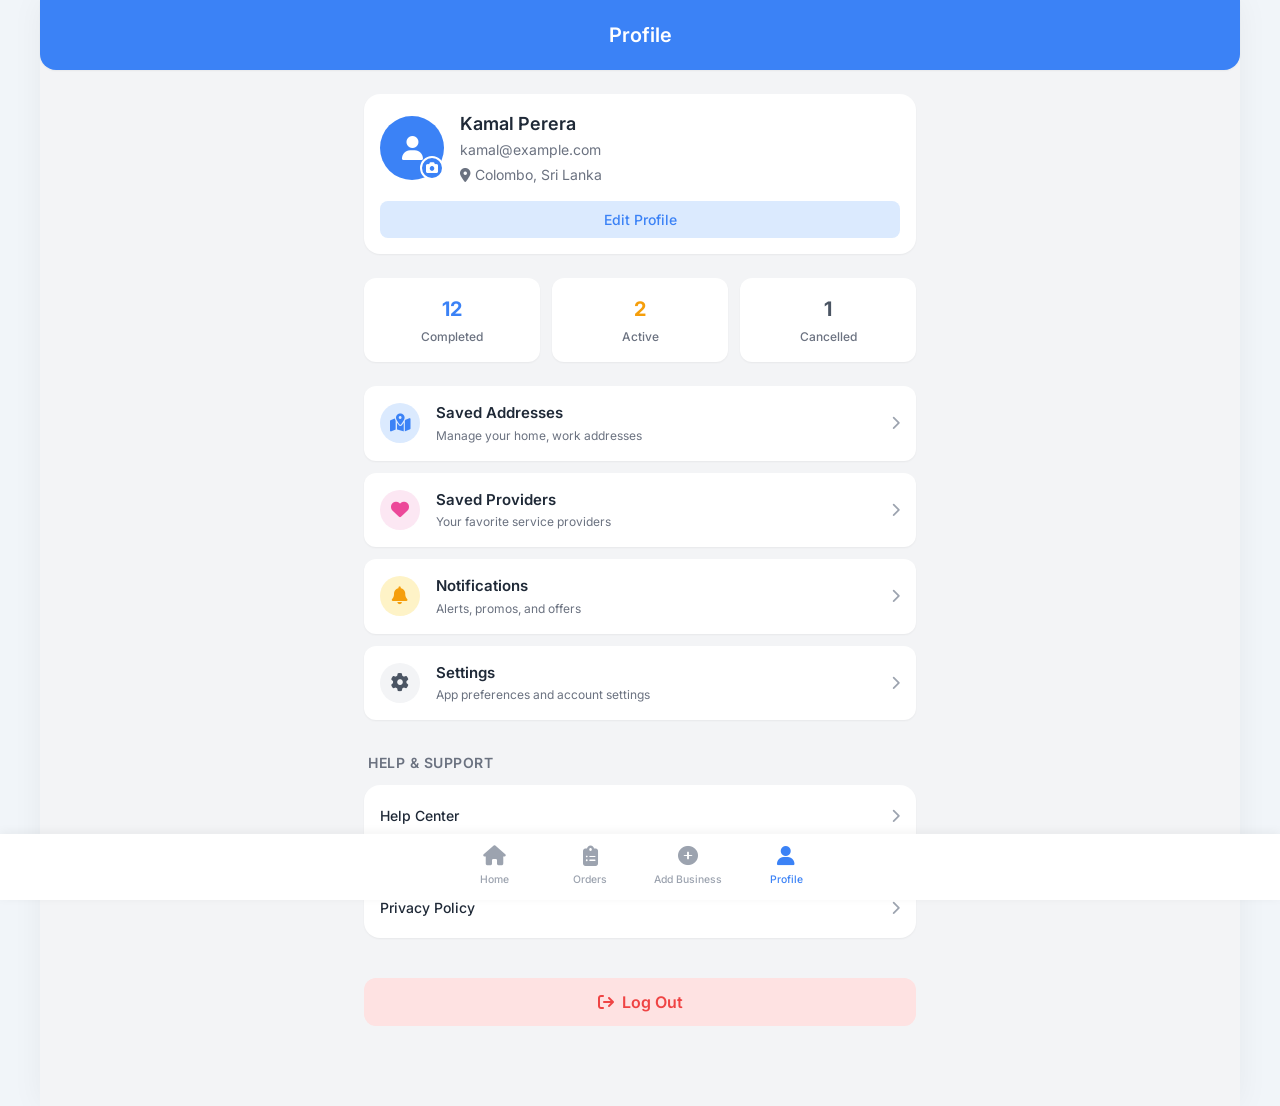
<file: profile.html>
<!DOCTYPE html>
<html lang="en">

<head>
    <meta charset="UTF-8">
    <meta name="viewport" content="width=device-width, initial-scale=1.0, maximum-scale=1.0, user-scalable=no">
    <title>Profile - Enhance App Functionality</title>
    <!-- Google Fonts -->
    <link rel="preconnect" href="https://fonts.googleapis.com">
    <link rel="preconnect" href="https://fonts.gstatic.com" crossorigin>
    <link href="https://fonts.googleapis.com/css2?family=Inter:wght@400;500;600;700&display=swap" rel="stylesheet">
    <!-- Font Awesome -->
    <link rel="stylesheet" href="https://cdnjs.cloudflare.com/ajax/libs/font-awesome/6.4.0/css/all.min.css">
    <link rel="stylesheet" href="style.css">
</head>

<body>

    <!-- Header -->
    <header class="top-header">
        <h1>Profile</h1>
    </header>

    <!-- Main Content -->
    <main class="main-content">

        <!-- Profile Info Card -->
        <section class="card profile-card">
            <div class="profile-header">
                <label for="profileImgUpload" class="avatar avatar-upload" style="cursor: pointer; position: relative;">
                    <i class="fa-solid fa-user"></i>
                    <div class="avatar-edit-overlay"
                        style="position: absolute; bottom: 0; right: 0; background: var(--primary-blue); color: white; border-radius: 50%; width: 24px; height: 24px; display: flex; align-items: center; justify-content: center; font-size: 0.75rem; border: 2px solid white;">
                        <i class="fa-solid fa-camera"></i>
                    </div>
                </label>
                <input type="file" id="profileImgUpload" accept="image/*" style="display: none;">
                <div class="profile-info">
                    <h2 class="profile-name">Kamal Perera</h2>
                    <p class="profile-email">kamal@example.com</p>
                    <p class="profile-location"><i class="fa-solid fa-location-dot"></i> Colombo, Sri Lanka</p>
                </div>
            </div>
            <button class="btn btn-edit-profile" id="btnEditProfile">Edit Profile</button>
        </section>

        <!-- Booking History (Stats) -->
        <section class="stats-grid">
            <div class="stat-card">
                <div class="stat-value text-blue">12</div>
                <div class="stat-label">Completed</div>
            </div>
            <div class="stat-card">
                <div class="stat-value text-yellow">2</div>
                <div class="stat-label">Active</div>
            </div>
            <div class="stat-card">
                <div class="stat-value text-gray">1</div>
                <div class="stat-label">Cancelled</div>
            </div>
        </section>

        <!-- Action Settings List -->
        <section class="action-list">
            <a href="#" class="action-item" id="linkSavedAddresses">
                <div class="action-icon icon-blue">
                    <i class="fa-solid fa-map-location-dot"></i>
                </div>
                <div class="action-content">
                    <h3>Saved Addresses</h3>
                    <p>Manage your home, work addresses</p>
                </div>
                <i class="fa-solid fa-chevron-right action-arrow"></i>
            </a>

            <a href="#" class="action-item" id="linkSavedProviders">
                <div class="action-icon icon-pink">
                    <i class="fa-solid fa-heart"></i>
                </div>
                <div class="action-content">
                    <h3>Saved Providers</h3>
                    <p>Your favorite service providers</p>
                </div>
                <i class="fa-solid fa-chevron-right action-arrow"></i>
            </a>

            <a href="#" class="action-item" id="linkNotifications">
                <div class="action-icon icon-yellow">
                    <i class="fa-solid fa-bell"></i>
                </div>
                <div class="action-content">
                    <h3>Notifications</h3>
                    <p>Alerts, promos, and offers</p>
                </div>
                <i class="fa-solid fa-chevron-right action-arrow"></i>
            </a>

            <a href="#" class="action-item" id="linkSettings">
                <div class="action-icon icon-gray">
                    <i class="fa-solid fa-gear"></i>
                </div>
                <div class="action-content">
                    <h3>Settings</h3>
                    <p>App preferences and account settings</p>
                </div>
                <i class="fa-solid fa-chevron-right action-arrow"></i>
            </a>
        </section>

        <!-- Help & Support -->
        <section class="help-support">
            <h3 class="section-title">Help & Support</h3>
            <div class="help-links card">
                <a href="#" class="help-link" id="linkHelpCenter">
                    <span>Help Center</span>
                    <i class="fa-solid fa-chevron-right action-arrow"></i>
                </a>
                <div class="divider"></div>
                <a href="#" class="help-link" id="linkTerms">
                    <span>Terms & Conditions</span>
                    <i class="fa-solid fa-chevron-right action-arrow"></i>
                </a>
                <div class="divider"></div>
                <a href="#" class="help-link" id="linkPrivacy">
                    <span>Privacy Policy</span>
                    <i class="fa-solid fa-chevron-right action-arrow"></i>
                </a>
            </div>
        </section>

        <!-- Logout -->
        <section class="logout-section">
            <button class="btn btn-logout" id="logoutBtn">
                <i class="fa-solid fa-arrow-right-from-bracket"></i> Log Out
            </button>
        </section>

        <!-- Notifications Modal -->
        <div class="modal-overlay" id="notificationsModal">
            <div class="modal-content">
                <div class="modal-header">
                    <h2>Notifications</h2>
                    <button class="btn-close-modal" id="btnCloseNotifications"><i
                            class="fa-solid fa-xmark"></i></button>
                </div>
                <div class="notification-list"
                    style="display: flex; flex-direction: column; gap: 12px; text-align: left;">
                    <div class="notification-item"
                        style="display: flex; gap: 12px; padding: 12px; background: #FFF7ED; border-radius: 8px; border-left: 4px solid #F97316;">
                        <div style="color: #F97316; font-size: 1.25rem;"><i class="fa-solid fa-percent"></i></div>
                        <div>
                            <h4 style="font-size: 0.9375rem; margin-bottom: 2px;">Flash Sale Weekend!</h4>
                            <p style="font-size: 0.8125rem; color: #4B5563;">Get 15% off any plumbing service booked
                                this weekend.</p>
                            <span style="font-size: 0.7rem; color: #9CA3AF; margin-top: 4px; display: block;">2 hours
                                ago</span>
                        </div>
                    </div>
                    <div class="notification-item"
                        style="display: flex; gap: 12px; padding: 12px; background: #EFF6FF; border-radius: 8px; border-left: 4px solid #3B82F6;">
                        <div style="color: #3B82F6; font-size: 1.25rem;"><i class="fa-regular fa-calendar-check"></i>
                        </div>
                        <div>
                            <h4 style="font-size: 0.9375rem; margin-bottom: 2px;">Booking Reminder</h4>
                            <p style="font-size: 0.8125rem; color: #4B5563;">Your AC repair appointment is confirmed for
                                tomorrow at 10 AM.</p>
                            <span
                                style="font-size: 0.7rem; color: #9CA3AF; margin-top: 4px; display: block;">Yesterday</span>
                        </div>
                    </div>
                    <div class="notification-item"
                        style="display: flex; gap: 12px; padding: 12px; background: #F3F4F6; border-radius: 8px;">
                        <div style="color: #6B7280; font-size: 1.25rem;"><i class="fa-solid fa-bullhorn"></i></div>
                        <div>
                            <h4 style="font-size: 0.9375rem; margin-bottom: 2px;">New Feature Added</h4>
                            <p style="font-size: 0.8125rem; color: #4B5563;">You can now tip your service providers
                                directly through the app!</p>
                            <span style="font-size: 0.7rem; color: #9CA3AF; margin-top: 4px; display: block;">Oct
                                20</span>
                        </div>
                    </div>
                </div>
            </div>
        </div>

        <!-- Edit Profile Modal -->
        <div class="modal-overlay" id="editProfileModal">
            <div class="modal-content">
                <div class="modal-header">
                    <h2>Edit Profile</h2>
                    <button class="btn-close-modal" id="btnCloseEditProfile"><i class="fa-solid fa-xmark"></i></button>
                </div>
                <form id="editProfileForm" class="profile-form">
                    <div class="form-group">
                        <label for="firstName">First Name</label>
                        <input type="text" id="firstName" value="Kamal" class="form-input" required>
                    </div>
                    <div class="form-group">
                        <label for="lastName">Last Name</label>
                        <input type="text" id="lastName" value="Perera" class="form-input" required>
                    </div>
                    <div class="form-group">
                        <label for="phoneNumber">Phone Number</label>
                        <input type="tel" id="phoneNumber" value="+94 77 123 4567" class="form-input" required>
                    </div>
                    <div class="form-group">
                        <label for="emailAddress">Email Address</label>
                        <input type="email" id="emailAddress" value="kamal@example.com" class="form-input" required>
                    </div>
                    <button type="submit" class="btn btn-primary modal-btn">Save Changes</button>
                </form>
            </div>
        </div>

        <!-- Saved Providers Modal -->
        <div class="modal-overlay" id="savedProvidersModal">
            <div class="modal-content">
                <div class="modal-header" style="position: sticky; top: 0; background: var(--bg-white); padding-bottom: 8px; z-index: 2;">
                    <h2>Saved Providers</h2>
                    <button class="btn-close-modal" id="btnCloseSavedProviders"><i class="fa-solid fa-xmark"></i></button>
                </div>
                <div id="savedProvidersList" style="display: flex; flex-direction: column; gap: 12px; max-height: 60vh; overflow-y: auto;">
                    <!-- Dynamically populated via script -->
                </div>
            </div>
        </div>

        <!-- Empty State Modal (Reusable) -->
        <div class="modal-overlay" id="emptyStateModal">
            <div class="modal-content text-center">
                <div class="modal-icon text-gray">
                    <i class="fa-solid fa-box-open" style="font-size: 3rem; margin-bottom: 16px;"></i>
                </div>
                <h2 id="emptyStateTitle" style="margin-bottom: 8px;">Nothing Here</h2>
                <p id="emptyStateMessage" class="text-light" style="margin-bottom: 24px;">This section is currently
                    empty.</p>
                <button class="btn btn-primary modal-btn" id="btnCloseEmptyState">Got it</button>
            </div>
        </div>

        <!-- Settings Modal -->
        <div class="modal-overlay" id="settingsModal">
            <div class="modal-content">
                <div class="modal-header">
                    <h2>Settings</h2>
                    <button class="btn-close-modal" id="btnCloseSettings"><i class="fa-solid fa-xmark"></i></button>
                </div>
                <div class="settings-list">
                    <div class="settings-item" id="btnOpenSecurity" style="cursor: pointer;">
                        <div class="settings-info">
                            <h4>Account Security</h4>
                            <p>Password, 2FA</p>
                        </div>
                        <i class="fa-solid fa-chevron-right text-light"></i>
                    </div>
                    <div class="settings-item" id="btnOpenNotificationPrefs" style="cursor: pointer;">
                        <div class="settings-info">
                            <h4>Notification Preferences</h4>
                            <p>Email, Push alerts</p>
                        </div>
                        <i class="fa-solid fa-chevron-right text-light"></i>
                    </div>
                    <div class="settings-item" id="btnOpenPrivacy" style="cursor: pointer;">
                        <div class="settings-info">
                            <h4>Privacy</h4>
                            <p>Data sharing, Activity</p>
                        </div>
                        <i class="fa-solid fa-chevron-right text-light"></i>
                    </div>
                    <div class="settings-item">
                        <div class="settings-info">
                            <h4>Dark Mode</h4>
                            <p>Toggle app theme</p>
                        </div>
                        <div class="toggle-switch">
                            <label class="switch" style="width: 40px; height: 22px;">
                                <input type="checkbox" id="btnDarkModeToggle">
                                <span class="slider round"></span>
                            </label>
                        </div>
                    </div>
                    <div class="settings-item" id="btnOpenLanguage" style="cursor: pointer;">
                        <div class="settings-info">
                            <h4>Language</h4>
                            <p id="currentLanguageDisplay">English (US)</p>
                        </div>
                        <i class="fa-solid fa-chevron-right text-light"></i>
                    </div>
                </div>
            </div>
        </div>

        <!-- Account Security Sub-Modal -->
        <div class="modal-overlay" id="securityModal" style="z-index: 10001;">
            <div class="modal-content">
                <div class="modal-header">
                    <h2>Account Security</h2>
                    <button class="btn-close-modal" id="btnCloseSecurity"><i
                            class="fa-solid fa-chevron-left"></i></button>
                </div>
                <form class="profile-form"
                    onsubmit="event.preventDefault(); alert('Security settings updated.'); document.getElementById('securityModal').classList.remove('show');">
                    <div class="form-group">
                        <label>Current Password</label>
                        <input type="password" placeholder="••••••••" class="form-input" required>
                    </div>
                    <div class="form-group">
                        <label>New Password</label>
                        <input type="password" placeholder="Enter new password" class="form-input">
                    </div>
                    <div class="form-group">
                        <label>Confirm New Password</label>
                        <input type="password" placeholder="Confirm new password" class="form-input">
                    </div>
                    <div style="height: 1px; background: #E5E7EB; margin: 8px 0;"></div>
                    <div style="display: flex; justify-content: space-between; align-items: center; text-align: left;">
                        <div>
                            <h4 style="font-size: 0.9375rem; color: var(--text-dark); margin-bottom: 2px;">Two-Factor
                                Auth</h4>
                            <p style="font-size: 0.75rem; color: var(--text-light);">Require SMS code on login</p>
                        </div>
                        <label class="switch" style="width: 40px; height: 22px;">
                            <input type="checkbox" checked>
                            <span class="slider round" style="box-shadow:none;"></span>
                        </label>
                    </div>
                    <button type="submit" class="btn btn-primary modal-btn">Save Changes</button>
                </form>
            </div>
        </div>

        <!-- Notification Preferences Sub-Modal -->
        <div class="modal-overlay" id="notificationPrefsModal" style="z-index: 10001;">
            <div class="modal-content">
                <div class="modal-header">
                    <h2>Notification Prefs</h2>
                    <button class="btn-close-modal" id="btnCloseNotificationPrefs"><i
                            class="fa-solid fa-chevron-left"></i></button>
                </div>
                <div class="settings-list">
                    <div class="settings-item">
                        <div class="settings-info">
                            <h4>Push Notifications</h4>
                            <p>Alerts on your device</p>
                        </div>
                        <label class="switch" style="width: 40px; height: 22px;">
                            <input type="checkbox" checked>
                            <span class="slider round"></span>
                        </label>
                    </div>
                    <div class="settings-item">
                        <div class="settings-info">
                            <h4>Email Updates</h4>
                            <p>News & promotional offers</p>
                        </div>
                        <label class="switch" style="width: 40px; height: 22px;">
                            <input type="checkbox">
                            <span class="slider round"></span>
                        </label>
                    </div>
                    <div class="settings-item">
                        <div class="settings-info">
                            <h4>SMS Alerts</h4>
                            <p>Booking confirmations</p>
                        </div>
                        <label class="switch" style="width: 40px; height: 22px;">
                            <input type="checkbox" checked>
                            <span class="slider round"></span>
                        </label>
                    </div>
                </div>
            </div>
        </div>

        <!-- Privacy Settings Sub-Modal -->
        <div class="modal-overlay" id="privacySettingsModal" style="z-index: 10001;">
            <div class="modal-content">
                <div class="modal-header">
                    <h2>Privacy Settings</h2>
                    <button class="btn-close-modal" id="btnClosePrivacySettings"><i
                            class="fa-solid fa-chevron-left"></i></button>
                </div>
                <div class="settings-list">
                    <div class="settings-item">
                        <div class="settings-info">
                            <h4>Share Data with Partners</h4>
                            <p>Allow trusted partners to provide offers</p>
                        </div>
                        <label class="switch" style="width: 40px; height: 22px;">
                            <input type="checkbox">
                            <span class="slider round"></span>
                        </label>
                    </div>
                    <div class="settings-item">
                        <div class="settings-info">
                            <h4>Search Visibility</h4>
                            <p>Allow others to find your profile</p>
                        </div>
                        <label class="switch" style="width: 40px; height: 22px;">
                            <input type="checkbox" checked>
                            <span class="slider round"></span>
                        </label>
                    </div>
                </div>
            </div>
        </div>

        <!-- Language Sub-Modal -->
        <div class="modal-overlay" id="languageModal" style="z-index: 10001;">
            <div class="modal-content">
                <div class="modal-header">
                    <h2>Language</h2>
                    <button class="btn-close-modal" id="btnCloseLanguage"><i
                            class="fa-solid fa-chevron-left"></i></button>
                </div>
                <div class="settings-list" style="text-align: left;">
                    <label class="settings-item" style="cursor: pointer; justify-content: flex-start; gap: 12px;">
                        <input type="radio" name="language" value="English (US)" checked
                            style="accent-color: var(--primary-blue); transform: scale(1.2);">
                        <div class="settings-info" style="flex: 1;">
                            <h4 style="margin: 0;">English (US)</h4>
                        </div>
                    </label>
                    <label class="settings-item" style="cursor: pointer; justify-content: flex-start; gap: 12px;">
                        <input type="radio" name="language" value="Sinhala"
                            style="accent-color: var(--primary-blue); transform: scale(1.2);">
                        <div class="settings-info" style="flex: 1;">
                            <h4 style="margin: 0;">Sinhala (සිංහල)</h4>
                        </div>
                    </label>
                    <label class="settings-item" style="cursor: pointer; justify-content: flex-start; gap: 12px;">
                        <input type="radio" name="language" value="Tamil"
                            style="accent-color: var(--primary-blue); transform: scale(1.2);">
                        <div class="settings-info" style="flex: 1;">
                            <h4 style="margin: 0;">Tamil (தமிழ்)</h4>
                        </div>
                    </label>
                </div>
            </div>
        </div>

        <!-- Help Center Modal -->
        <div class="modal-overlay" id="helpCenterModal">
            <div class="modal-content" style="text-align: left;">
                <div class="modal-header">
                    <h2>Help Center</h2>
                    <button class="btn-close-modal" id="btnCloseHelpCenter"><i class="fa-solid fa-xmark"></i></button>
                </div>
                <div style="margin-bottom: 16px;">
                    <input type="text" placeholder="Search for help..." class="form-input">
                </div>
                <h4 style="font-size: 0.9375rem; color: var(--text-dark); margin-bottom: 12px;">Frequently Asked
                    Questions</h4>
                <div class="settings-list">
                    <div style="padding: 12px; background: var(--bg-light); border-radius: 8px;">
                        <h5 style="margin-bottom: 4px;">How do I report an issue with a provider?</h5>
                        <p style="font-size: 0.8125rem; color: var(--text-medium);">Go to Orders > select the specific
                            order > click "Report Issue" to contact our support team immediately.</p>
                    </div>
                    <div style="padding: 12px; background: var(--bg-light); border-radius: 8px;">
                        <h5 style="margin-bottom: 4px;">How does pricing work?</h5>
                        <p style="font-size: 0.8125rem; color: var(--text-medium);">Providers set their own rates.
                            You'll see an estimated starting price before booking.</p>
                    </div>
                </div>
                <button class="btn btn-primary modal-btn mt-16"><i class="fa-solid fa-envelope"></i> Contact
                    Support</button>
            </div>
        </div>

        <!-- Terms & Conditions Modal -->
        <div class="modal-overlay" id="termsModal">
            <div class="modal-content" style="text-align: left; max-height: 80vh;">
                <div class="modal-header"
                    style="position: sticky; top: 0; background: var(--bg-white); padding-bottom: 8px; z-index: 2;">
                    <h2>Terms & Conditions</h2>
                    <button class="btn-close-modal" id="btnCloseTerms"><i class="fa-solid fa-xmark"></i></button>
                </div>
                <div
                    style="font-size: 0.8125rem; color: var(--text-medium); line-height: 1.6; padding-right: 8px; overflow-y: auto;">
                    <strong>1. User Accounts & Eligibility</strong><br>
                    Welcome to Nearby. By using our application, you agree to these terms. You must be at least 18 years
                    old to create an account and request or provide services.<br><br>
                    <strong>2. Service Scope & Usage Rules</strong><br>
                    Nearby connects users with independent service professionals. We do not employ the service
                    providers. Users are strictly prohibited from paying providers in cash outside the app without
                    logging the transaction.<br><br>
                    <strong>3. Payments & Fees</strong><br>
                    All payments must be processed securely through the platform. A standard 5% service fee applies to
                    all completed transactions. Cancellations within 2 hours of an appointment may incur a fee.<br><br>
                    <strong>4. Limitation of Liability</strong><br>
                    Nearby acts solely as an intermediary. We perform basic background checks, but we are not liable for
                    any damages, poor workmanship, or disputes arising directly from the service provision.
                </div>
            </div>
        </div>

        <!-- Privacy Policy Modal -->
        <div class="modal-overlay" id="privacyModal">
            <div class="modal-content" style="text-align: left; max-height: 80vh;">
                <div class="modal-header"
                    style="position: sticky; top: 0; background: var(--bg-white); padding-bottom: 8px; z-index: 2;">
                    <h2>Privacy Policy</h2>
                    <button class="btn-close-modal" id="btnClosePrivacy"><i class="fa-solid fa-xmark"></i></button>
                </div>
                <div
                    style="font-size: 0.8125rem; color: var(--text-medium); line-height: 1.6; padding-right: 8px; overflow-y: auto;">
                    <strong>1. Information We Collect</strong><br>
                    We collect details you provide such as your name, email, phone number, and physical addresses (for
                    service delivery). We also securely store your payment methodologies.<br><br>
                    <strong>2. How We Use Your Data</strong><br>
                    Your data is solely used to facilitate matches between you and local service providers, process
                    payments, and send you critical platform updates. We do not sell your personal data to
                    advertisers.<br><br>
                    <strong>3. Data Sharing & Disclosure</strong><br>
                    We only share your address and contact information with the specific service provider you have
                    booked, and only for the duration required to complete the requested service.<br><br>
                    <strong>4. Data Security</strong><br>
                    All communications are encrypted using standard SSL, and sensitive payment data is completely
                    handled by our PCI-compliant third-party processor.
                </div>
            </div>
        </div>

    </main>

    <!-- Bottom Navigation -->
    <nav class="bottom-nav">
        <a href="index.html" class="nav-item">
            <i class="fa-solid fa-house"></i>
            <span>Home</span>
        </a>
        <a href="orders.html" class="nav-item">
            <i class="fa-solid fa-clipboard-list"></i>
            <span>Orders</span>
        </a>
        <a href="add_business.html" class="nav-item">
            <i class="fa-solid fa-plus-circle"></i>
            <span>Add Business</span>
        </a>
        <a href="profile.html" class="nav-item active">
            <i class="fa-solid fa-user"></i>
            <span>Profile</span>
        </a>
    </nav>

    <script src="script.js"></script>
</body>

</html>
</file>
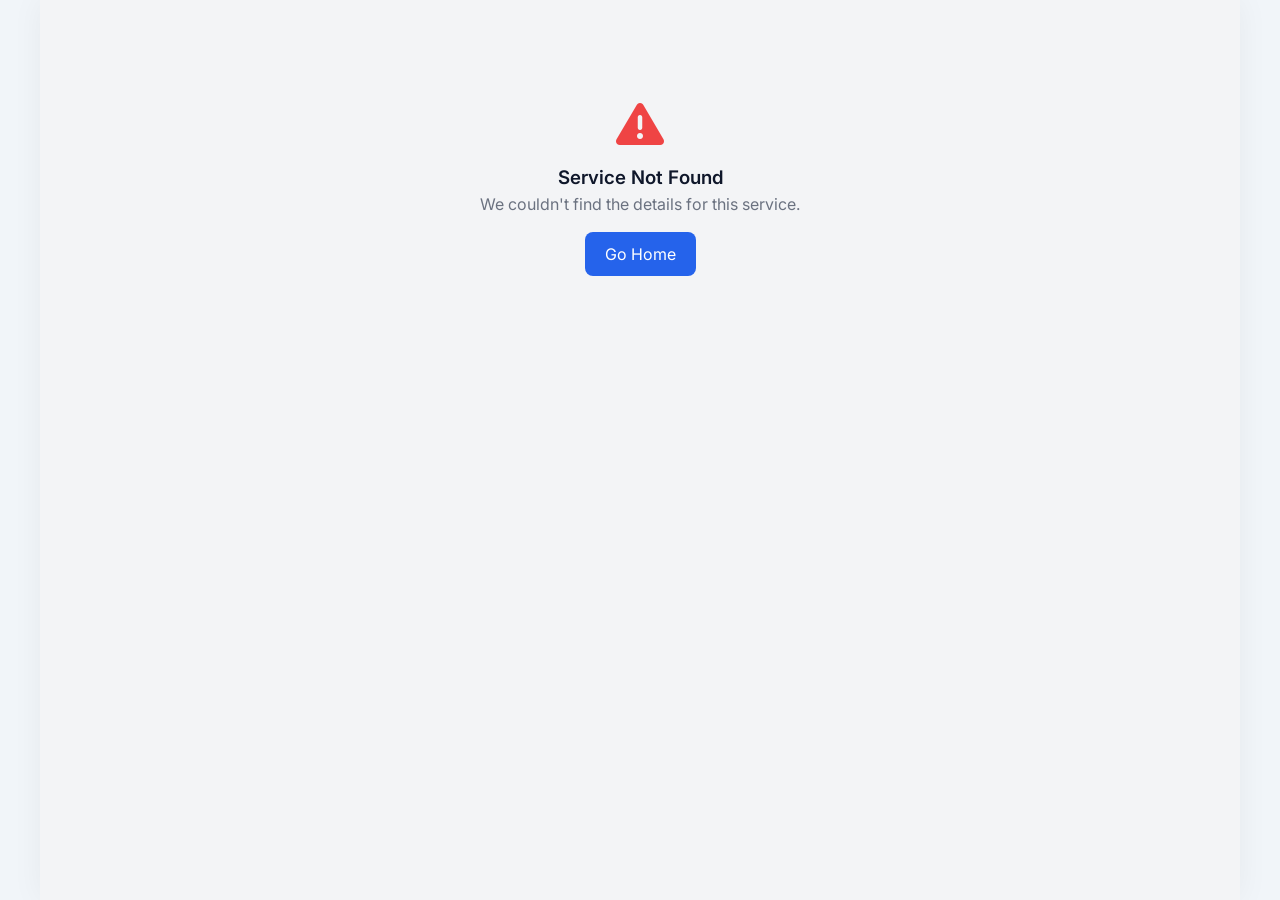
<file: service_detail.html>
<!DOCTYPE html>
<html lang="en">

<head>
    <meta charset="UTF-8">
    <meta name="viewport" content="width=device-width, initial-scale=1.0, maximum-scale=1.0, user-scalable=no">
    <title>Service Details</title>
    <!-- Google Fonts -->
    <link rel="preconnect" href="https://fonts.googleapis.com">
    <link rel="preconnect" href="https://fonts.gstatic.com" crossorigin>
    <link href="https://fonts.googleapis.com/css2?family=Inter:wght@400;500;600;700;800&display=swap" rel="stylesheet">
    <!-- Font Awesome -->
    <link rel="stylesheet" href="https://cdnjs.cloudflare.com/ajax/libs/font-awesome/6.4.0/css/all.min.css">
    <link rel="stylesheet" href="style.css">
    <link rel="stylesheet" href="home.css">
    <style>
        /* Sleek Header Styling */
        .service-header-solid {
            padding: 24px;
            padding-top: max(24px, env(safe-area-inset-top));
            padding-bottom: 40px;
            color: white;
            position: relative;
        }

        .header-top-bar {
            display: flex;
            justify-content: space-between;
            align-items: center;
            margin-bottom: 24px;
        }

        .top-btn {
            background: rgba(255, 255, 255, 0.2);
            backdrop-filter: blur(10px);
            border: none;
            width: 44px;
            height: 44px;
            border-radius: 50%;
            color: white;
            font-size: 1.2rem;
            display: flex;
            align-items: center;
            justify-content: center;
            cursor: pointer;
            transition: background 0.2s ease;
        }

        .top-btn:hover {
            background: rgba(255, 255, 255, 0.4);
        }

        .header-content {
            display: flex;
            flex-direction: column;
            gap: 8px;
        }

        .header-category {
            background: rgba(255, 255, 255, 0.2);
            padding: 4px 12px;
            border-radius: 20px;
            font-size: 0.75rem;
            font-weight: 600;
            text-transform: uppercase;
            letter-spacing: 0.5px;
            align-self: flex-start;
        }

        .header-title {
            font-size: 1.8rem;
            font-weight: 800;
            margin: 0;
            line-height: 1.2;
        }

        .header-meta {
            display: flex;
            gap: 16px;
            align-items: center;
            font-size: 0.9rem;
            opacity: 0.9;
            margin-top: 8px;
        }

        .header-meta-item {
            display: flex;
            align-items: center;
            gap: 6px;
        }

        .header-meta-item.rating i {
            color: #fbbf24;
        }

        /* Detail Body */
        .detail-body {
            padding: 24px;
            padding-bottom: 120px;
            /* space for sticky footer */
            background: var(--bg-white);
            border-top-left-radius: 24px;
            border-top-right-radius: 24px;
            margin-top: -24px;
            position: relative;
            z-index: 10;
        }

        .provider-card {
            display: flex;
            align-items: center;
            gap: 16px;
            padding: 16px;
            background: var(--bg-light);
            border-radius: 16px;
            margin-bottom: 24px;
            border: 1px solid var(--icon-bg-gray);
        }

        .provider-avatar {
            width: 50px;
            height: 50px;
            border-radius: 50%;
            background: var(--primary-color, #2563eb);
            color: white;
            display: flex;
            align-items: center;
            justify-content: center;
            font-size: 1.5rem;
            font-weight: bold;
        }

        .provider-info h3 {
            margin: 0 0 4px 0;
            font-size: 1.1rem;
            color: var(--text-dark);
        }

        .provider-info p {
            margin: 0;
            font-size: 0.85rem;
            color: var(--text-light);
        }

        .section-title {
            font-size: 1.2rem;
            font-weight: 700;
            color: var(--text-dark);
            margin-bottom: 12px;
        }

        .description-text {
            color: var(--text-medium);
            line-height: 1.6;
            margin-bottom: 24px;
            font-size: 0.95rem;
        }

        .features-list {
            list-style: none;
            padding: 0;
            margin: 0 0 24px 0;
            display: grid;
            grid-template-columns: 1fr 1fr;
            gap: 12px;
        }

        .features-list li {
            display: flex;
            align-items: center;
            gap: 8px;
            font-size: 0.9rem;
            color: var(--text-dark);
            background: var(--bg-light);
            padding: 10px 12px;
            border-radius: 12px;
        }

        .features-list li i {
            color: #10b981;
        }

        /* Sticky Footer */
        .sticky-footer {
            position: fixed;
            bottom: 0;
            left: 0;
            right: 0;
            max-width: 1200px;
            margin: 0 auto;
            background: var(--bg-white);
            padding: 20px 24px;
            padding-bottom: max(20px, env(safe-area-inset-bottom));
            display: flex;
            justify-content: space-between;
            align-items: center;
            box-shadow: 0 -4px 20px rgba(0, 0, 0, 0.08);
            z-index: 100;
        }

        .price-display {
            display: flex;
            flex-direction: column;
        }

        .price-label {
            font-size: 0.8rem;
            color: var(--text-light);
            margin-bottom: 2px;
        }

        .price-value {
            font-size: 1.5rem;
            font-weight: 800;
            color: var(--text-dark);
        }

        .btn-book {
            background: linear-gradient(135deg, #10b981, #059669);
            color: white;
            border: none;
            padding: 14px 32px;
            border-radius: 16px;
            font-size: 1.1rem;
            font-weight: 700;
            cursor: pointer;
            box-shadow: 0 4px 15px rgba(16, 185, 129, 0.4);
            transition: transform 0.2s ease, box-shadow 0.2s ease;
        }

        .btn-book:hover {
            transform: translateY(-2px);
            box-shadow: 0 6px 20px rgba(16, 185, 129, 0.5);
        }

        .btn-book:active {
            transform: translateY(0);
        }

        /* Catalog Horizontal Grid Layout */
        .catalog-slider-container {
            position: relative;
            width: calc(100% + 48px); 
            margin-left: -24px;
            padding: 0 24px;
            margin-top: 24px;
        }
        .catalog-grid {
            display: grid;
            grid-template-rows: repeat(2, 1fr);
            grid-auto-flow: column;
            grid-auto-columns: calc(50% - 8px); /* mobile: 2 items */
            gap: 16px;
            overflow-x: auto;
            scroll-behavior: smooth;
            padding-bottom: 16px;
            scrollbar-width: none;
        }
        .catalog-grid::-webkit-scrollbar { display: none; }
        
        @media (min-width: 1024px) {
            .catalog-grid {
                grid-auto-columns: calc(25% - 12px); /* desktop: 4 items */
            }
        }
        
        .product-card {
            background: var(--bg-white);
            border: 1px solid var(--icon-bg-gray);
            border-radius: 12px;
            padding: 16px;
            display: flex;
            flex-direction: column;
            height: 100%;
        }
        .product-card h4 {
            margin: 0 0 6px 0;
            font-size: 0.95rem;
            color: var(--text-dark);
            font-weight: 600;
        }
        .product-card p {
            margin: 0 0 16px 0;
            font-size: 0.8rem;
            color: var(--text-light);
            flex-grow: 1;
            line-height: 1.4;
        }
        .product-card-bottom {
            display: flex;
            justify-content: space-between;
            align-items: center;
        }
        .product-price {
            font-weight: 700;
            color: var(--text-dark);
            font-size: 1rem;
        }
        .btn-add-product {
            background: white;
            color: var(--primary-color, #2563eb);
            border: 1px solid var(--primary-color, #2563eb);
            padding: 6px 16px;
            border-radius: 8px;
            font-weight: 600;
            font-size: 0.85rem;
            cursor: pointer;
            transition: all 0.2s ease;
        }
        .btn-add-product.added {
            background: var(--primary-color, #2563eb);
            color: white;
            pointer-events: none;
            border-color: var(--primary-color, #2563eb);
        }
        .scroll-btn {
            position: absolute;
            top: 50%;
            transform: translateY(-50%);
            width: 40px;
            height: 40px;
            border-radius: 50%;
            background: white;
            border: 1px solid var(--icon-bg-gray);
            box-shadow: 0 4px 12px rgba(0,0,0,0.1);
            z-index: 10;
            cursor: pointer;
            display: flex;
            align-items: center;
            justify-content: center;
            color: var(--text-dark);
        }
        .scroll-left { left: 8px; }
        .scroll-right { right: 8px; }

    </style>
</head>

<body>

    <div id="serviceDetailsContainer">
        <!-- Loader during generation -->
        <div style="text-align: center; padding: 100px; color: #6b7280;">
            <i class="fa-solid fa-circle-notch fa-spin fa-2x"></i>
            <p style="margin-top: 10px;">Loading service details...</p>
        </div>
    </div>

    <!-- Data generation script -->
    <script src="data.js"></script>

    <script>
        document.addEventListener('DOMContentLoaded', () => {
            const urlParams = new URLSearchParams(window.location.search);
            const serviceId = urlParams.get('id');
            const container = document.getElementById('serviceDetailsContainer');

            // Flatten all services to find by ID easily
            let allServices = [];
            if (window.appData && window.appData.services) {
                for (const cat in window.appData.services) {
                    allServices = allServices.concat(window.appData.services[cat]);
                }
            }

            const service = allServices.find(s => s.id === serviceId) || window.appData?.featuredServices?.find(s => s.id === serviceId);

            if (!service) {
                container.innerHTML = `
                    <div style="text-align: center; padding: 40px; color: #6b7280; padding-top: 100px;">
                        <i class="fa-solid fa-triangle-exclamation" style="font-size: 3rem; margin-bottom: 16px; color: #ef4444;"></i>
                        <h3 style="color: #0f172a;">Service Not Found</h3>
                        <p>We couldn't find the details for this service.</p>
                        <a href="index.html" class="btn" style="margin-top: 16px; display: inline-block; padding: 10px 20px; background: var(--primary-color, #2563eb); color: white; border-radius: 8px; text-decoration: none;">Go Home</a>
                    </div>
                `;
                return;
            }

            // Extract initials for the provider avatar from the title instead since provider was removed from data.js
            const providerInitials = service.title.split(' ').map(w => w[0]).join('').substring(0, 2).toUpperCase();

            // Build Catalog HTML if Product
            let catalogHtml = '';
            if (service.isProduct && service.catalog && service.catalog.length > 0) {
                let cardsHtml = '';
                service.catalog.forEach(item => {
                    const primaryColor = service.colorInfo?.text || '#2563eb';
                    cardsHtml += `
                        <div class="product-card">
                            <h4>${item.name}</h4>
                            <p>${item.description}</p>
                            <div class="product-card-bottom">
                                <span class="product-price">${item.price}</span>
                                <button class="btn-add-product" style="color: ${primaryColor}; border-color: ${primaryColor};" 
                                        onclick="this.classList.add('added'); this.style.background='${primaryColor}'; this.style.color='white'; this.innerText='Added';">Add</button>
                            </div>
                        </div>
                    `;
                });
                catalogHtml = `
                    <div style="margin-top: 32px; border-top: 1px solid var(--icon-bg-gray); padding-top: 24px;">
                        <h2 class="section-title" style="margin-bottom: 8px;">Available Products</h2>
                        <p style="font-size: 0.9rem; color: var(--text-light); margin-bottom: 0;">Add items to your cart before booking.</p>
                        <div class="catalog-slider-container">
                            <button class="scroll-btn scroll-left" onclick="document.getElementById('catalogGrid').scrollBy({left: -200, behavior: 'smooth'})"><i class="fa-solid fa-chevron-left"></i></button>
                            <div class="catalog-grid" id="catalogGrid">
                                ${cardsHtml}
                            </div>
                            <button class="scroll-btn scroll-right" onclick="document.getElementById('catalogGrid').scrollBy({left: 200, behavior: 'smooth'})"><i class="fa-solid fa-chevron-right"></i></button>
                        </div>
                    </div>
                `;
            }

            // Render Service Detail
            container.innerHTML = `
                <!-- Image Banner Header Section -->
                <div class="service-header-solid" style="background: url('${service.image}') center/cover no-repeat; position: relative; color: white;">
                    <!-- Dark Gradient Overlay for text readability -->
                    <div style="position: absolute; top: 0; left: 0; right: 0; bottom: 0; background: linear-gradient(to bottom, rgba(0,0,0,0.2) 0%, rgba(0,0,0,0.8) 100%);"></div>
                    
                    <div class="header-top-bar" style="position: relative; z-index: 2;">
                        <button class="top-btn" onclick="history.back()" aria-label="Go back" style="background: rgba(255,255,255,0.2); color: white;">
                            <i class="fa-solid fa-arrow-left"></i>
                        </button>
                        <div style="display: flex; gap: 8px;">
                            <button class="top-btn" id="saveProviderBtn" aria-label="Save Provider" style="background: rgba(255,255,255,0.2); color: white;">
                                <i class="fa-regular fa-bookmark"></i>
                            </button>
                            <button class="top-btn" id="shareBtn" aria-label="Share" style="background: rgba(255,255,255,0.2); color: white;">
                                <i class="fa-regular fa-share-from-square"></i>
                            </button>
                        </div>
                    </div>
                    <div class="header-content" style="position: relative; z-index: 2;">
                        <span class="header-category" style="background: ${service.colorInfo?.gradient || 'rgba(255, 255, 255, 0.2)'}; color: white; border: none; text-shadow: 0 1px 2px rgba(0,0,0,0.2);"><i class="fa-solid ${service.icon}"></i> ${service.categoryName || 'Service'}</span>
                        <h1 class="header-title" style="text-shadow: 0 2px 4px rgba(0,0,0,0.5);">${service.title}</h1>
                        <div class="header-meta">
                            <span class="header-meta-item rating">
                                <i class="fa-solid fa-star"></i> ${service.rating} Review(s)
                            </span>
                            <span class="header-meta-item">
                                <i class="fa-solid fa-users"></i> ${service.availability}
                            </span>
                        </div>
                    </div>
                </div>

                <!-- Main Details -->
                <div class="detail-body">
                    <!-- Provider Info -->
                    <div class="provider-card" style="border-left: 4px solid ${service.colorInfo?.text || '#2563eb'};">
                        <div class="provider-avatar" style="background: ${service.colorInfo?.text || '#2563eb'};">${providerInitials}</div>
                        <div class="provider-info">
                            <h3>Professional Service</h3>
                            <p><i class="fa-solid fa-certificate" style="color: #3b82f6;"></i> Verified Professional</p>
                        </div>
                        <button style="margin-left: auto; width: 40px; height: 40px; border-radius: 50%; border: 1px solid #e2e8f0; background: white; color: var(--primary-color, #2563eb); cursor: pointer;"><i class="fa-solid fa-phone"></i></button>
                    </div>

                    <!-- Description & Location -->
                    <h2 class="section-title">About this service</h2>
                    <p class="description-text">${service.description}</p>
                    
                    <div style="background: var(--bg-light); border-radius: 12px; padding: 16px; margin-bottom: 24px; font-size: 0.95rem; color: var(--text-dark); display: flex; flex-direction: column; gap: 8px;">
                        <div><i class="fa-solid fa-location-dot" style="color: ${service.colorInfo?.text || '#2563eb'}; width: 24px; text-align: center;"></i> <strong>Location:</strong> ${service.location || 'Colombo'}</div>
                        <div><i class="fa-solid fa-route" style="color: ${service.colorInfo?.text || '#2563eb'}; width: 24px; text-align: center;"></i> <strong>Service Radius:</strong> ${service.serviceRadius || '10 km'}</div>
                    </div>

                    <!-- Features -->
                    <h2 class="section-title">What's included</h2>
                    <ul class="features-list">
                        <li><i class="fa-solid fa-check"></i> High Quality</li>
                        <li><i class="fa-solid fa-check"></i> Certified Pros</li>
                        <li><i class="fa-solid fa-check"></i> Timely Service</li>
                        <li><i class="fa-solid fa-check"></i> 100% Guaranteed</li>
                    </ul>

                    ${catalogHtml}
                </div>

                <!-- Sticky Footer -->
                <div class="sticky-footer">
                    <div class="price-display">
                        <span class="price-label">Starting from</span>
                        <span class="price-value" id="servicePrice" style="color: ${service.colorInfo?.text || '#0f172a'};">${service.price}</span>
                    </div>
                    <button class="btn-book" onclick="location.href='booking.html?id=${service.id}'" style="background: ${service.colorInfo?.gradient || 'linear-gradient(135deg, #10b981, #059669)'};">Book Now</button>
                </div>
            `;

            // Setup Share Button
            const shareBtn = document.getElementById('shareBtn');
            if (shareBtn) {
                shareBtn.addEventListener('click', () => {
                    const icon = shareBtn.querySelector('i');
                    icon.className = 'fa-solid fa-check';
                    setTimeout(() => icon.className = 'fa-regular fa-share-from-square', 2000);
                });
            }

            // Setup Save Provider Button
            const saveBtn = document.getElementById('saveProviderBtn');
            if (saveBtn) {
                // Check initial state
                let savedProviders = [];
                try {
                    savedProviders = JSON.parse(localStorage.getItem('savedProviders')) || [];
                } catch(e) {}
                
                let isSaved = savedProviders.some(p => p.id === service.id);
                const saveIcon = saveBtn.querySelector('i');
                if (isSaved) {
                    saveIcon.className = 'fa-solid fa-bookmark';
                    saveIcon.style.color = '#fbbf24'; // gold
                }
                
                saveBtn.addEventListener('click', () => {
                    let providers = [];
                    try {
                        providers = JSON.parse(localStorage.getItem('savedProviders')) || [];
                    } catch(e) {}
                    
                    const existingIdx = providers.findIndex(p => p.id === service.id);
                    if (existingIdx > -1) {
                        // Remove from saved
                        providers.splice(existingIdx, 1);
                        saveIcon.className = 'fa-regular fa-bookmark';
                        saveIcon.style.color = 'white';
                    } else {
                        // Add to saved
                        providers.unshift(service);
                        saveIcon.className = 'fa-solid fa-bookmark';
                        saveIcon.style.color = '#fbbf24';
                    }
                    localStorage.setItem('savedProviders', JSON.stringify(providers));
                });
            }
        });


    </script>
    <script src="script.js"></script>
</body>

</html>
</file>
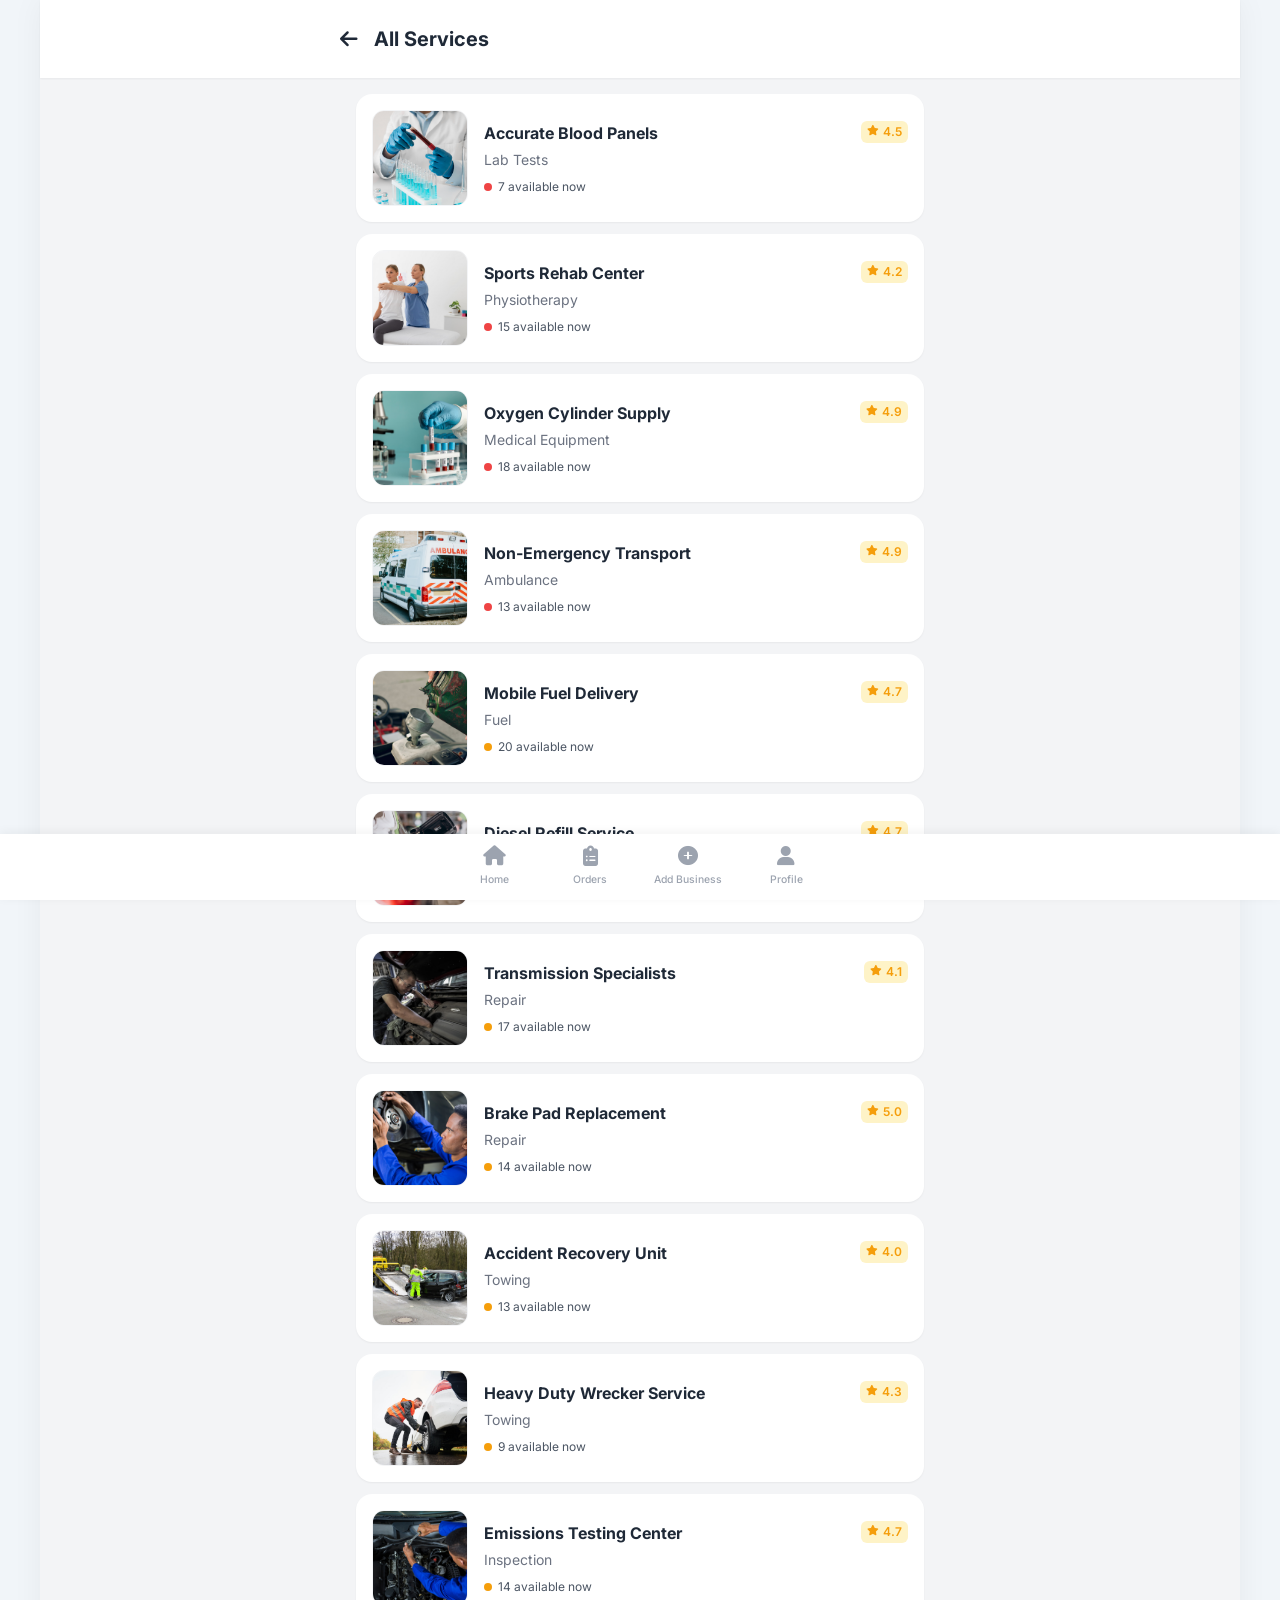
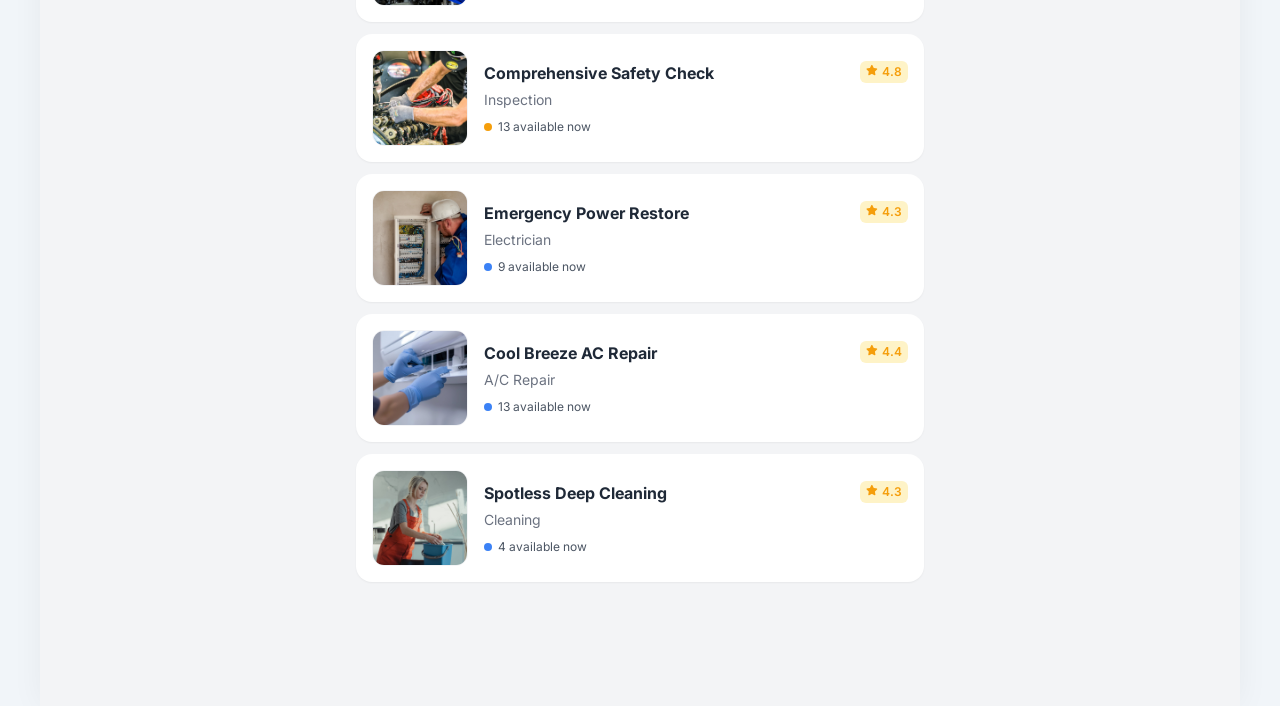
<file: services.html>
<!DOCTYPE html>
<html lang="en">

<head>
    <meta charset="UTF-8">
    <meta name="viewport" content="width=device-width, initial-scale=1.0, maximum-scale=1.0, user-scalable=no">
    <title>More Services - Enhance App Functionality</title>
    <!-- Google Fonts -->
    <link rel="preconnect" href="https://fonts.googleapis.com">
    <link rel="preconnect" href="https://fonts.gstatic.com" crossorigin>
    <link href="https://fonts.googleapis.com/css2?family=Inter:wght@400;500;600;700&display=swap" rel="stylesheet">
    <!-- Font Awesome -->
    <link rel="stylesheet" href="https://cdnjs.cloudflare.com/ajax/libs/font-awesome/6.4.0/css/all.min.css">
    <link rel="stylesheet" href="style.css">
    <link rel="stylesheet" href="home.css">
    <style>
        .services-header {
            background-color: var(--bg-white);
            color: var(--text-dark);
            padding: 24px 16px;
            box-shadow: var(--shadow-sm);
            position: sticky;
            top: 0;
            z-index: 100;
        }

        .services-header .header-inner {
            max-width: 600px;
            margin: 0 auto;
            display: flex;
            align-items: center;
            gap: 16px;
        }

        .services-header h1 {
            font-size: 1.25rem;
            font-weight: 700;
        }

        .services-header-icon {
            font-size: 1.25rem;
            color: var(--text-dark);
            text-decoration: none;
        }

        .all-services-container {
            padding: 16px;
            padding-bottom: 100px;
            /* Space for bottom nav */
            max-width: 600px;
            margin: 0 auto;
        }
    </style>
</head>

<body>

    <!-- Header -->
    <header class="services-header">
        <div class="header-inner">
            <a href="index.html" class="services-header-icon"><i class="fa-solid fa-arrow-left"></i></a>
            <h1>All Services</h1>
        </div>
    </header>

    <!-- Main Content -->
    <main class="all-services-container">

        <div class="featured-list" id="allFeaturedServices">
            <!-- Dynamically populated from data.js -->
        </div>

    </main>

    <!-- Bottom Navigation -->
    <nav class="bottom-nav">
        <a href="index.html" class="nav-item">
            <i class="fa-solid fa-house"></i>
            <span>Home</span>
        </a>
        <a href="orders.html" class="nav-item">
            <i class="fa-solid fa-clipboard-list"></i>
            <span>Orders</span>
        </a>
        <a href="add_business.html" class="nav-item">
            <i class="fa-solid fa-plus-circle"></i>
            <span>Add Business</span>
        </a>
        <a href="profile.html" class="nav-item">
            <i class="fa-solid fa-user"></i>
            <span>Profile</span>
        </a>
    </nav>

    <script src="data.js"></script>
    <script src="script.js"></script>
    <script>
        document.addEventListener('DOMContentLoaded', () => {
            const container = document.getElementById('allFeaturedServices');
            if (container && window.appData && window.appData.featuredServices) {
                let html = '';

                // Shuffle featured services a bit for variety or just map them out
                [...window.appData.featuredServices].forEach(srv => {
                    html += `
                    <a href="service_detail.html?id=${srv.id}" class="service-card card">
                        <div class="service-image-placeholder" style="background-color: var(--bg-light); border-radius: 12px; overflow: hidden; display: flex; align-items: center; justify-content: center; border: 1px solid var(--icon-bg-gray);">
                            <img src="${srv.image}" alt="${srv.title}" style="width: 100%; height: 100%; object-fit: cover; display: block;">
                        </div>
                        <div class="service-info">
                            <div class="service-header">
                                <h4>${srv.title}</h4>
                                <div class="rating-badge">
                                    <i class="fa-solid fa-star"></i> ${srv.rating}
                                </div>
                            </div>
                            <p class="service-type">${srv.categoryName || 'Service'}</p>
                            <div class="availability">
                                <span class="dot" style="background: ${srv.colorInfo.text};"></span> ${srv.availability}
                            </div>
                        </div>
                    </a>
                    `;
                });

                container.innerHTML = html;
            }
        });
    </script>
</body>

</html>
</file>
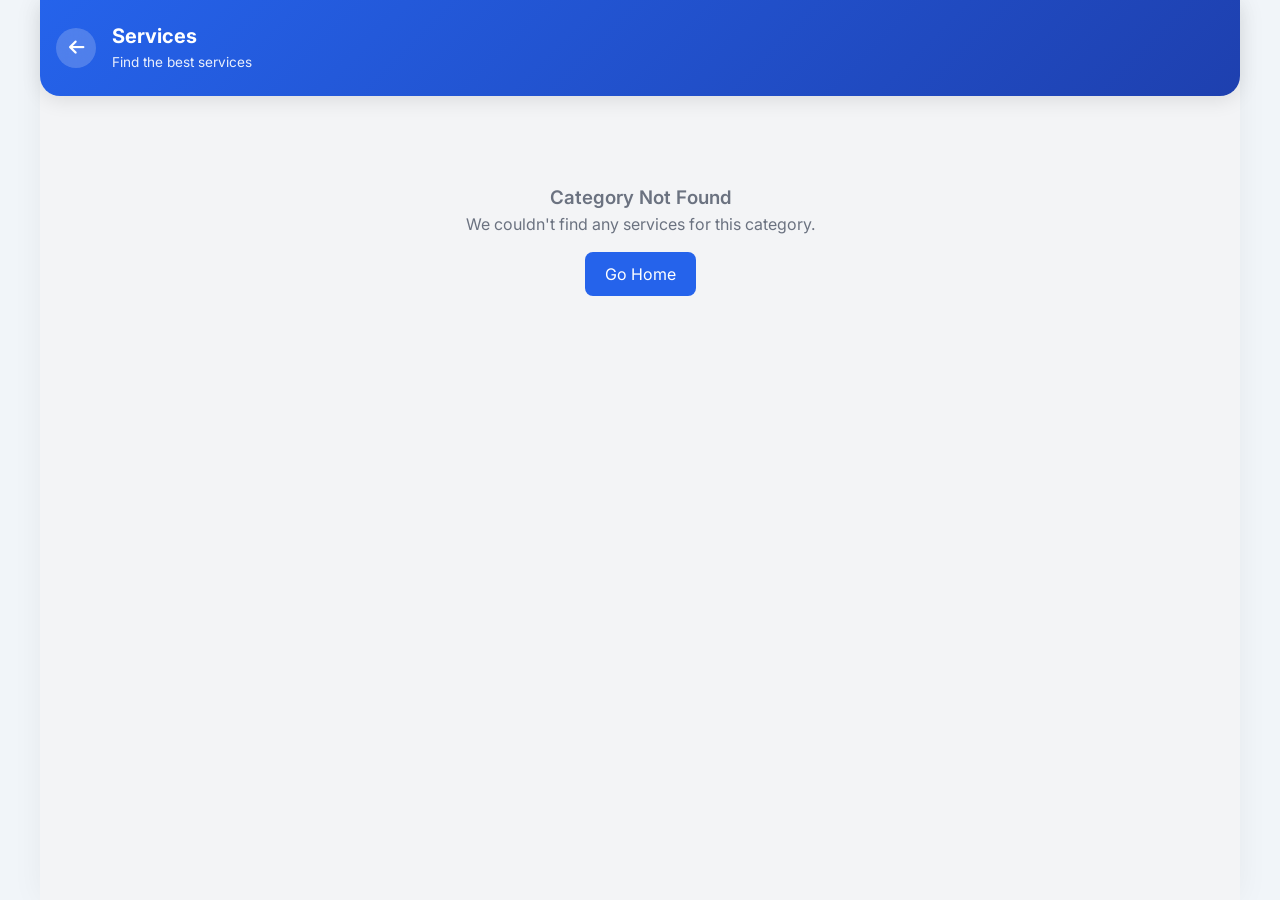
<file: services_list.html>
<!DOCTYPE html>
<html lang="en">

<head>
    <meta charset="UTF-8">
    <meta name="viewport" content="width=device-width, initial-scale=1.0, maximum-scale=1.0, user-scalable=no">
    <title>Services List - Nearby</title>
    <!-- Google Fonts -->
    <link rel="preconnect" href="https://fonts.googleapis.com">
    <link rel="preconnect" href="https://fonts.gstatic.com" crossorigin>
    <link href="https://fonts.googleapis.com/css2?family=Inter:wght@400;500;600;700&display=swap" rel="stylesheet">
    <!-- Font Awesome -->
    <link rel="stylesheet" href="https://cdnjs.cloudflare.com/ajax/libs/font-awesome/6.4.0/css/all.min.css">
    <link rel="stylesheet" href="style.css">
    <link rel="stylesheet" href="home.css">
    <style>
        /* Modern styles for rich aesthetics */
        .service-list-header {
            background: linear-gradient(135deg, var(--primary-color, #2563eb), #1e40af);
            color: white;
            padding: 24px 16px;
            padding-top: max(24px, env(safe-area-inset-top));
            display: flex;
            align-items: center;
            gap: 16px;
            border-bottom-left-radius: 20px;
            border-bottom-right-radius: 20px;
            box-shadow: 0 4px 20px rgba(0, 0, 0, 0.1);
            position: sticky;
            top: 0;
            z-index: 100;
        }

        .back-btn {
            background: rgba(255, 255, 255, 0.2);
            border: none;
            color: white;
            width: 40px;
            height: 40px;
            border-radius: 50%;
            display: flex;
            align-items: center;
            justify-content: center;
            font-size: 1.1rem;
            cursor: pointer;
            backdrop-filter: blur(10px);
            transition: background 0.2s ease;
        }

        .back-btn:hover {
            background: rgba(255, 255, 255, 0.3);
        }

        .header-title-group {
            flex-grow: 1;
        }

        .header-title-group h1 {
            font-size: 1.25rem;
            font-weight: 700;
            margin: 0;
            line-height: 1.2;
        }

        .header-title-group p {
            font-size: 0.85rem;
            margin: 4px 0 0 0;
            opacity: 0.9;
        }

        .services-container {
            padding: 24px 16px;
            display: flex;
            flex-direction: column;
            gap: 16px;
            padding-bottom: 100px;
        }

        .service-card-modern {
            background: var(--bg-white);
            border-radius: 16px;
            overflow: hidden;
            box-shadow: 0 4px 15px rgba(0, 0, 0, 0.05);
            display: flex;
            flex-direction: row;
            /* Horizontal layout */
            text-decoration: none;
            color: inherit;
            transition: transform 0.2s ease, box-shadow 0.2s ease;
            position: relative;
        }

        .service-card-modern:hover {
            transform: translateY(-4px);
            box-shadow: 0 10px 25px rgba(0, 0, 0, 0.1);
        }

        .service-img-wrapper {
            width: 120px;
            min-width: 120px;
            position: relative;
        }

        .service-img-wrapper img {
            width: 100%;
            height: 100%;
            object-fit: cover;
        }

        .service-category-badge {
            position: absolute;
            top: 8px;
            left: 8px;
            background: rgba(255, 255, 255, 0.9);
            backdrop-filter: blur(4px);
            padding: 4px 8px;
            border-radius: 20px;
            font-size: 0.7rem;
            font-weight: 600;
            color: var(--primary-color, #2563eb);
            display: flex;
            align-items: center;
            gap: 4px;
        }

        .service-content-modern {
            padding: 16px;
            flex-grow: 1;
            display: flex;
            flex-direction: column;
            justify-content: space-between;
        }

        .service-title-modern {
            font-size: 1rem;
            font-weight: 600;
            margin: 0 0 4px 0;
            color: var(--text-dark);
        }

        .service-provider-modern {
            font-size: 0.8rem;
            color: var(--text-light);
            margin: 0 0 8px 0;
            display: flex;
            align-items: center;
            gap: 4px;
        }

        .service-meta-modern {
            display: flex;
            justify-content: space-between;
            align-items: flex-end;
            margin-top: auto;
        }

        .rating-price-group {
            display: flex;
            flex-direction: column;
            gap: 4px;
        }

        .rating-modern {
            display: flex;
            align-items: center;
            gap: 4px;
            font-size: 0.85rem;
            font-weight: 600;
            color: var(--text-dark);
        }

        .rating-modern i {
            color: #f59e0b;
        }

        .price-modern {
            font-size: 0.95rem;
            font-weight: 700;
            color: var(--primary-color, #2563eb);
        }

        .availability-badge {
            background: #ecfdf5;
            color: #059669;
            padding: 4px 8px;
            border-radius: 8px;
            font-size: 0.75rem;
            font-weight: 500;
            display: flex;
            align-items: center;
            gap: 4px;
        }

        .availability-badge .dot {
            width: 6px;
            height: 6px;
            border-radius: 50%;
            background: #10b981;
            display: inline-block;
        }

        .empty-state {
            text-align: center;
            padding: 40px 20px;
            color: var(--text-light);
        }

        .empty-state i {
            font-size: 3rem;
            margin-bottom: 16px;
            color: #d1d5db;
        }
    </style>
</head>

<body>

    <!-- Header -->
    <header class="service-list-header">
        <button class="back-btn" onclick="history.back()" aria-label="Go back">
            <i class="fa-solid fa-arrow-left"></i>
        </button>
        <div class="header-title-group">
            <h1 id="pageTitle">Services</h1>
            <p id="pageSubtitle">Find the best services</p>
        </div>
    </header>

    <!-- Main Content -->
    <main class="services-container" id="servicesContainer">
        <!-- Loader during generation -->
        <div style="text-align: center; padding: 40px; color: #6b7280;">
            <i class="fa-solid fa-circle-notch fa-spin fa-2x"></i>
            <p style="margin-top: 10px;">Loading services...</p>
        </div>
    </main>

    <!-- Data generation script -->
    <script src="data.js"></script>

    <script>
        document.addEventListener('DOMContentLoaded', () => {
            // Get URL parameters
            const urlParams = new URLSearchParams(window.location.search);
            const categoryKey = urlParams.get('category');

            const container = document.getElementById('servicesContainer');
            const pageTitle = document.getElementById('pageTitle');
            const pageSubtitle = document.getElementById('pageSubtitle');

            if (!categoryKey || !window.appData || !window.appData.services[categoryKey]) {
                container.innerHTML = `
                    <div class="empty-state">
                        <i class="fa-solid fa-magnifying-glass-error"></i>
                        <h3>Category Not Found</h3>
                        <p>We couldn't find any services for this category.</p>
                        <a href="index.html" class="btn" style="margin-top: 16px; display: inline-block; padding: 10px 20px; background: var(--primary-color, #2563eb); color: white; border-radius: 8px; text-decoration: none;">Go Home</a>
                    </div>
                `;
                return;
            }

            const categoryInfo = window.appData.subcategories[categoryKey];
            const servicesList = window.appData.services[categoryKey];
            const colorInfo = window.appData.categoryColors[categoryInfo.parent] || { bg: '#2563eb', text: '#ffffff', gradient: 'linear-gradient(135deg, #2563eb, #1e40af)' };

            // Update Header and apply dynamic colors
            const header = document.querySelector('.service-list-header');
            if (header) {
                header.style.background = colorInfo.gradient;
            }

            pageTitle.textContent = categoryInfo.name;
            pageSubtitle.textContent = `Found ${servicesList.length} services nearby`;

            // Render Services
            container.innerHTML = ''; // clear loader

            servicesList.forEach(srv => {
                const card = document.createElement('a');
                card.href = `service_detail.html?id=${srv.id}`;
                card.className = 'service-card-modern';

                card.innerHTML = `
                    <div style="width: 100px; min-width: 100px; overflow: hidden; background-color: var(--bg-light); border-right: 1px solid var(--icon-bg-gray);">
                        <img src="${srv.image}" alt="${srv.title}" style="width: 100%; height: 100%; object-fit: cover; display: block;">
                    </div>
                    <div class="service-content-modern">
                        <div>
                            <h3 class="service-title-modern">${srv.title}</h3>
                            <div class="service-provider-modern">
                                <i class="fa-solid fa-certificate" style="color: ${colorInfo.text};"></i>
                                Professional Service
                            </div>
                        </div>
                        <div class="service-meta-modern">
                            <div class="rating-price-group">
                                <span class="rating-modern"><i class="fa-solid fa-star"></i> ${srv.rating}</span>
                                <span class="price-modern" style="color: ${colorInfo.text};">${srv.price}</span>
                            </div>
                            <div class="availability-badge">
                                <span class="dot" style="background: ${colorInfo.text};"></span> <span style="color: ${colorInfo.text};">${srv.availability}</span>
                            </div>
                        </div>
                    </div>
                `;

                container.appendChild(card);
            });

            // Add a little smooth stagger animation
            const cards = container.querySelectorAll('.service-card-modern');
            cards.forEach((c, idx) => {
                c.style.opacity = '0';
                c.style.transform = 'translateY(10px)';
                setTimeout(() => {
                    c.style.transition = 'opacity 0.4s ease, transform 0.4s ease';
                    c.style.opacity = '1';
                    c.style.transform = 'translateY(0)';
                }, 50 * idx);
            });
        });
    </script>
    <script src="script.js"></script>
</body>

</html>
</file>
<file: style.css>
/* CSS Reset & Variables */
:root {
    --primary-blue: #3B82F6;
    --primary-blue-hover: #2563EB;
    --bg-light: #F3F4F6;
    --bg-white: #FFFFFF;
    --text-dark: #1F2937;
    --text-medium: #4B5563;
    --text-light: #6B7280;

    --success-color: #10B981;
    --warning-color: #F59E0B;
    --danger-color: #EF4444;
    --danger-bg: #FEE2E2;

    --icon-bg-blue: #DBEAFE;
    --icon-bg-pink: #FCE7F3;
    --icon-bg-yellow: #FEF3C7;
    --icon-bg-gray: #F3F4F6;

    --icon-color-pink: #EC4899;

    --radius-sm: 8px;
    --radius-md: 12px;
    --radius-lg: 16px;
    --radius-full: 9999px;

    --shadow-sm: 0 1px 2px 0 rgb(0 0 0 / 0.05);
    --shadow-md: 0 4px 6px -1px rgb(0 0 0 / 0.1), 0 2px 4px -2px rgb(0 0 0 / 0.1);
}

body.dark-mode {
    --bg-light: #111827;
    --bg-white: #1F2937;
    --text-dark: #FFFFFF;
    --text-medium: #D1D5DB;
    --text-light: #9CA3AF;
    --icon-bg-blue: #1E3A8A;
    --icon-bg-pink: #831843;
    --icon-bg-yellow: #78350F;
    --icon-bg-gray: #374151;
}

* {
    margin: 0;
    padding: 0;
    box-sizing: border-box;
}

html {
    background-color: #f1f5f9;
}

html:has(body.dark-mode) {
    background-color: #020617;
}

body {
    font-family: 'Inter', sans-serif;
    background-color: var(--bg-light);
    color: var(--text-dark);
    line-height: 1.5;
    -webkit-font-smoothing: antialiased;
    padding-bottom: 80px;
    /* Space for bottom nav */

    /* Responsive limits */
    max-width: 1200px;
    margin: 0 auto;
    min-height: 100vh;
    box-shadow: 0 0 30px rgba(0, 0, 0, 0.05);
    position: relative;
    overflow-x: hidden;
}

a {
    text-decoration: none;
    color: inherit;
    -webkit-tap-highlight-color: transparent;
}

button {
    cursor: pointer;
    font-family: inherit;
    border: none;
    background: none;
    -webkit-tap-highlight-color: transparent;
}

/* Typography */
h1,
h2,
h3,
h4,
h5,
h6 {
    font-weight: 600;
}

/* Header */
.top-header {
    background-color: var(--primary-blue);
    color: var(--bg-white);
    padding: 20px 16px;
    text-align: center;
    position: sticky;
    top: 0;
    z-index: 10;
    box-shadow: var(--shadow-sm);
}

.top-header h1 {
    font-size: 1.25rem;
    font-weight: 600;
}

/* Main Content Container */
.main-content {
    padding: 16px;
    max-width: 600px;
    margin: 0 auto;
    display: flex;
    flex-direction: column;
    gap: 16px;
}

/* Card General Style */
.card {
    background-color: var(--bg-white);
    border-radius: var(--radius-lg);
    padding: 16px;
    box-shadow: var(--shadow-sm);
}

/* Profile Section */
.profile-card {
    display: flex;
    flex-direction: column;
    gap: 16px;
}

.profile-header {
    display: flex;
    align-items: center;
    gap: 16px;
}

.avatar {
    width: 64px;
    height: 64px;
    background-color: var(--primary-blue);
    color: var(--bg-white);
    border-radius: var(--radius-full);
    display: flex;
    align-items: center;
    justify-content: center;
    font-size: 1.5rem;
    flex-shrink: 0;
    transition: transform 0.2s ease;
}

.avatar-upload:hover {
    transform: scale(1.05);
}

.profile-info {
    flex: 1;
}

.profile-name {
    font-size: 1.125rem;
    color: var(--text-dark);
    margin-bottom: 2px;
}

.profile-email,
.profile-location {
    font-size: 0.875rem;
    color: var(--text-light);
}

.profile-location {
    margin-top: 4px;
    display: flex;
    align-items: center;
    gap: 4px;
}

.btn-edit-profile {
    background-color: var(--icon-bg-blue);
    color: var(--primary-blue);
    font-weight: 500;
    padding: 10px 16px;
    border-radius: var(--radius-sm);
    width: 100%;
    font-size: 0.875rem;
    transition: background-color 0.2s;
}

.btn-edit-profile:active {
    background-color: #bfdbfe;
}

/* Stats Grid */
.stats-grid {
    display: grid;
    grid-template-columns: repeat(3, 1fr);
    gap: 12px;
}

.stat-card {
    background-color: var(--bg-white);
    border-radius: var(--radius-md);
    padding: 16px 8px;
    text-align: center;
    box-shadow: var(--shadow-sm);
}

.stat-value {
    font-size: 1.25rem;
    font-weight: 700;
    margin-bottom: 4px;
}

.text-blue {
    color: var(--primary-blue);
}

.text-yellow {
    color: var(--warning-color);
}

.text-gray {
    color: var(--text-medium);
}

.stat-label {
    font-size: 0.75rem;
    color: var(--text-light);
    font-weight: 500;
}

/* Action List (Settings etc) */
.action-list {
    display: flex;
    flex-direction: column;
    gap: 12px;
}

.action-item {
    display: flex;
    align-items: center;
    gap: 16px;
    background-color: var(--bg-white);
    padding: 16px;
    border-radius: var(--radius-md);
    box-shadow: var(--shadow-sm);
    transition: transform 0.1s, box-shadow 0.1s;
}

.action-item:active {
    transform: scale(0.98);
}

.action-icon {
    width: 40px;
    height: 40px;
    border-radius: var(--radius-full);
    display: flex;
    align-items: center;
    justify-content: center;
    font-size: 1.125rem;
    flex-shrink: 0;
}

.icon-blue {
    background-color: var(--icon-bg-blue);
    color: var(--primary-blue);
}

.icon-pink {
    background-color: var(--icon-bg-pink);
    color: var(--icon-color-pink);
}

.icon-yellow {
    background-color: var(--icon-bg-yellow);
    color: var(--warning-color);
}

.icon-gray {
    background-color: var(--icon-bg-gray);
    color: var(--text-medium);
}

.action-content {
    flex: 1;
}

.action-content h3 {
    font-size: 0.9375rem;
    color: var(--text-dark);
    margin-bottom: 2px;
}

.action-content p {
    font-size: 0.75rem;
    color: var(--text-light);
}

.action-arrow {
    color: #9CA3AF;
    font-size: 0.875rem;
}

/* Help & Support */
.help-support {
    margin-top: 8px;
}

.section-title {
    font-size: 0.875rem;
    color: var(--text-light);
    margin-bottom: 12px;
    padding-left: 4px;
    text-transform: uppercase;
    letter-spacing: 0.5px;
}

.help-links {
    padding: 8px 16px;
}

.help-link {
    display: flex;
    justify-content: space-between;
    align-items: center;
    padding: 12px 0;
    font-size: 0.875rem;
    color: var(--text-dark);
    font-weight: 500;
}

.divider {
    height: 1px;
    background-color: #E5E7EB;
}

/* Logout Button */
.logout-section {
    margin-top: 16px;
    margin-bottom: 32px;
}

.btn-logout {
    width: 100%;
    background-color: var(--danger-bg);
    color: var(--danger-color);
    padding: 14px;
    border-radius: var(--radius-md);
    font-weight: 600;
    font-size: 1rem;
    display: flex;
    align-items: center;
    justify-content: center;
    gap: 8px;
    transition: background-color 0.2s;
}

.btn-logout:active {
    background-color: #FECACA;
}

/* Bottom Navigation */
.bottom-nav {
    position: fixed;
    bottom: 0;
    left: 0;
    width: 100%;
    background-color: var(--bg-white);
    display: flex;
    justify-content: center;
    gap: 32px;
    padding: 12px 0;
    box-shadow: 0 -2px 10px rgba(0, 0, 0, 0.05);
    z-index: 9999;
    /* padding-bottom: calc(12px + env(safe-area-inset-bottom)); */
}

.nav-item {
    display: flex;
    flex-direction: column;
    align-items: center;
    gap: 4px;
    color: #9CA3AF;
    font-size: 0.65rem;
    font-weight: 500;
    min-width: 64px;
}

.nav-item i {
    font-size: 1.25rem;
    margin-bottom: 2px;
}

.nav-item.active {
    color: var(--primary-blue);
}

/* Mobile-first layout adjustments for larger screens */
@media (min-width: 640px) {
    .main-content {
        gap: 24px;
        padding: 24px;
    }

    body {
        padding-bottom: 24px;
    }

    .top-header {
        border-radius: 0 0 var(--radius-lg) var(--radius-lg);
    }
}

/* Global Modal Styles */
.modal-overlay {
    position: fixed;
    top: 0;
    left: 0;
    width: 100%;
    height: 100%;
    background-color: rgba(0, 0, 0, 0.5);
    backdrop-filter: blur(4px);
    z-index: 10000;
    display: flex;
    justify-content: center;
    align-items: center;
    opacity: 0;
    pointer-events: none;
    transition: opacity 0.3s ease;
}

.modal-overlay.show {
    opacity: 1;
    pointer-events: auto;
}

.modal-content {
    background-color: var(--bg-white);
    border-radius: var(--radius-lg);
    width: 90%;
    max-width: 400px;
    padding: 24px;
    box-shadow: var(--shadow-md);
    transform: translateY(20px) scale(0.95);
    transition: transform 0.3s ease;
    max-height: 90vh;
    overflow-y: auto;
}

.modal-overlay.show .modal-content {
    transform: translateY(0) scale(1);
}

.modal-header {
    display: flex;
    justify-content: space-between;
    align-items: center;
    margin-bottom: 20px;
}

.modal-header h2 {
    font-size: 1.25rem;
    color: var(--text-dark);
}

.btn-close-modal {
    background: var(--bg-light);
    color: var(--text-medium);
    width: 32px;
    height: 32px;
    border-radius: 50%;
    display: flex;
    align-items: center;
    justify-content: center;
    transition: background-color 0.2s;
}

.btn-close-modal:active {
    background-color: #E5E7EB;
}

/* Form Styles inside Modals */
.profile-form {
    display: flex;
    flex-direction: column;
    gap: 16px;
}

.form-group {
    display: flex;
    flex-direction: column;
    gap: 6px;
    text-align: left;
}

.form-group label {
    font-size: 0.8125rem;
    font-weight: 600;
    color: var(--text-dark);
}

.form-input {
    width: 100%;
    padding: 12px 14px;
    border-radius: var(--radius-md);
    border: 1px solid #D1D5DB;
    background-color: var(--bg-white);
    font-family: inherit;
    font-size: 0.875rem;
    color: var(--text-dark);
    transition: border-color 0.2s, box-shadow 0.2s;
}

.form-input:focus {
    outline: none;
    border-color: var(--primary-blue);
    box-shadow: 0 0 0 3px rgba(59, 130, 246, 0.1);
}

.btn-primary.modal-btn {
    background-color: var(--primary-blue);
    color: var(--bg-white);
    padding: 14px;
    border-radius: var(--radius-md);
    font-weight: 600;
    font-size: 0.9375rem;
    width: 100%;
    margin-top: 8px;
    transition: background-color 0.2s;
}

.btn-primary.modal-btn:active {
    background-color: var(--primary-blue-hover);
}

/* Settings List inside Modal */
.settings-list {
    display: flex;
    flex-direction: column;
    gap: 12px;
}

.settings-item {
    display: flex;
    justify-content: space-between;
    align-items: center;
    padding: 12px;
    background-color: var(--bg-light);
    border-radius: var(--radius-md);
}

.settings-info {
    text-align: left;
}

.settings-info h4 {
    font-size: 0.9375rem;
    color: var(--text-dark);
    margin-bottom: 2px;
}

.settings-info p {
    font-size: 0.75rem;
    color: var(--text-light);
}

/* Centered styling for empty state */
.text-center {
    text-align: center;
}

.modal-icon {
    display: flex;
    justify-content: center;
}
</file>
<file: home.css>
/* Home specific styles */

.home-header {
    background-color: var(--primary-blue);
    color: var(--bg-white);
    padding: 16px 16px 32px;
    border-radius: 0 0 24px 24px;
    margin-bottom: -32px;
    /* Pull content up */
}

.header-inner {
    max-width: 600px;
    margin: 0 auto;
}

.header-top-row {
    display: grid;
    grid-template-columns: 1fr auto 1fr;
    align-items: center;
    width: 100%;
}

.logo-wrapper {
    display: flex;
    justify-content: flex-start;
    padding-left: 0; /* Aligned with location bar */
}

.site-logo {
    height: 100px;
    width: auto;
    max-width: 100%;
    object-fit: contain;
    cursor: pointer;
    margin-left: -8px; /* Slightly pull left to optically align the logo graphic */
}

.welcome-text {
    text-align: center;
    grid-column: 2;
}

.welcome-text h1 {
    font-size: 1.5rem;
    font-weight: 700;
    margin-bottom: 4px;
}

.welcome-text p {
    font-size: 0.875rem;
    opacity: 0.9;
}

.wave {
    display: inline-block;
    animation: wave-animation 2.5s infinite;
    transform-origin: 70% 70%;
}

@keyframes wave-animation {
    0% {
        transform: rotate(0.0deg)
    }

    10% {
        transform: rotate(14.0deg)
    }

    20% {
        transform: rotate(-8.0deg)
    }

    30% {
        transform: rotate(14.0deg)
    }

    40% {
        transform: rotate(-4.0deg)
    }

    50% {
        transform: rotate(10.0deg)
    }

    60% {
        transform: rotate(0.0deg)
    }

    100% {
        transform: rotate(0.0deg)
    }
}

/* Offer Banner */
.offer-banner {
    border-radius: var(--radius-lg);
    padding: 24px;
    color: var(--bg-white);
    display: flex;
    align-items: center;
    justify-content: space-between;
    box-shadow: 0 10px 15px -3px rgba(37, 99, 235, 0.3);
    margin-top: 8px;
    position: relative;
    overflow: hidden;
}

.offer-content {
    position: relative;
    z-index: 2;
}

.offer-banner h2 {
    font-size: 1.25rem;
    font-weight: 700;
    margin-bottom: 4px;
}

.offer-banner p {
    font-size: 0.875rem;
    opacity: 0.9;
    margin-bottom: 16px;
}

.btn-book-now {
    background-color: var(--bg-white);
    color: var(--primary-blue);
    padding: 8px 16px;
    border-radius: var(--radius-full);
    font-size: 0.75rem;
    font-weight: 600;
    transition: transform 0.2s;
}

.btn-book-now:active {
    transform: scale(0.95);
}

.offer-image {
    position: absolute;
    right: -10px;
    bottom: -10px;
    opacity: 0.2;
    transform: rotate(-15deg);
    z-index: 1;
}

/* Categories */
.categories-section {
    margin-top: 16px;
}

.section-heading {
    display: flex;
    justify-content: space-between;
    align-items: center;
    margin-bottom: 16px;
}

.section-heading h3 {
    font-size: 1.125rem;
    color: var(--text-dark);
}

.view-all {
    font-size: 0.875rem;
    color: var(--primary-blue);
    font-weight: 500;
}

.categories-grid {
    display: grid;
    grid-template-columns: repeat(2, 1fr);
    gap: 16px;
}

.category-card {
    background-color: var(--bg-white);
    border-radius: var(--radius-lg);
    padding: 20px 12px;
    display: flex;
    flex-direction: column;
    align-items: center;
    justify-content: center;
    text-align: center;
    gap: 12px;
    box-shadow: var(--shadow-sm);
    transition: transform 0.2s, box-shadow 0.2s;
}

.category-card:active {
    transform: scale(0.96);
}

.category-card span {
    font-size: 0.875rem;
    font-weight: 500;
    color: var(--text-dark);
}

.category-icon {
    width: 56px;
    height: 56px;
    border-radius: var(--radius-full);
    display: flex;
    align-items: center;
    justify-content: center;
    font-size: 1.5rem;
}

.cat-health {
    background-color: #FEE2E2;
    color: #EF4444;
}

.cat-auto {
    background-color: #FEF3C7;
    color: #F59E0B;
}

.cat-home {
    background-color: #DBEAFE;
    color: #3B82F6;
}

.cat-retail {
    background-color: #D1FAE5;
    color: #10B981;
}

/* Stats Section */
.stats-section {
    display: grid;
    grid-template-columns: repeat(3, 1fr);
    gap: 16px;
    margin-top: 24px;
}

.stat-box {
    background-color: var(--bg-white);
    border-radius: var(--radius-lg);
    padding: 16px 8px;
    text-align: center;
    box-shadow: var(--shadow-sm);
    display: flex;
    flex-direction: column;
    align-items: center;
    justify-content: center;
}

.stat-number {
    font-size: 1.5rem;
    font-weight: 700;
    margin-bottom: 4px;
}

.color-blue {
    color: #3B82F6;
}

.color-green {
    color: #22C55E;
}

.color-orange {
    color: #F97316;
}

.stat-text {
    font-size: 0.75rem;
    font-weight: 500;
    color: var(--text-dark);
}

/* Custom Location Wrapper */
.custom-location-wrapper {
    position: relative;
    margin-top: 16px;
    margin-bottom: 24px; /* Fixes overlap on mobile */
    z-index: 50;
}

.location-btn {
    display: flex;
    align-items: center;
    gap: 12px;
    width: 100%;
    background: rgba(255, 255, 255, 0.2);
    backdrop-filter: blur(8px);
    -webkit-backdrop-filter: blur(8px);
    border: 1px solid rgba(255, 255, 255, 0.1);
    border-radius: 16px;
    /* rounded-2xl */
    padding: 12px 16px;
    color: var(--bg-white);
    text-align: left;
    cursor: pointer;
    transition: background 0.2s;
}

.location-btn:active {
    background: rgba(255, 255, 255, 0.3);
}

.location-btn i.fa-location-dot {
    font-size: 1.25rem;
}

.location-text-group {
    display: flex;
    flex-direction: column;
    flex: 1;
}

.location-label-sm {
    font-size: 0.75rem;
    /* text-xs */
    color: #DBEAFE;
    /* text-blue-100 */
    margin-bottom: 2px;
}

.location-val-main {
    font-size: 0.9375rem;
    font-weight: 600;
    /* font-semibold */
}

.chevron-right {
    font-size: 1rem;
    opacity: 0.8;
}

/* Custom Dropdown Menu */
.custom-dropdown-menu {
    position: absolute;
    top: calc(100% + 8px);
    left: 0;
    width: 100%;
    background: var(--bg-white);
    border-radius: 16px;
    box-shadow: 0 10px 25px -5px rgba(0, 0, 0, 0.1), 0 8px 10px -6px rgba(0, 0, 0, 0.1);
    max-height: 300px;
    overflow-y: auto;
    display: none;
    /* hidden by default */
    flex-direction: column;
    padding: 8px 0;
    color: var(--text-dark);
}

.custom-dropdown-menu.show {
    display: flex;
    animation: fadeInDown 0.2s ease-out;
}

@keyframes fadeInDown {
    from {
        opacity: 0;
        transform: translateY(-10px);
    }

    to {
        opacity: 1;
        transform: translateY(0);
    }
}

.dropdown-group-label {
    padding: 8px 16px 4px;
    font-size: 0.75rem;
    font-weight: 700;
    color: var(--text-light);
    text-transform: uppercase;
    letter-spacing: 0.05em;
}

.dropdown-group-label.mt-2 {
    margin-top: 8px;
    border-top: 1px solid var(--bg-light);
    padding-top: 12px;
}

.dropdown-item {
    padding: 10px 16px;
    font-size: 0.875rem;
    font-weight: 500;
    color: var(--text-dark);
    cursor: pointer;
    transition: background-color 0.2s;
}

.dropdown-item:active {
    background-color: var(--bg-light);
}

.dropdown-item.active {
    color: var(--primary-blue);
    background-color: #EFF6FF;
    /* blue-50 */
}

/* Standalone Search (Figma Match) */
.search-section-standalone {
    position: relative;
    z-index: 5;
    margin-top: -28px;
    /* Pull into header slightly */
    margin-bottom: 24px;
}

.search-bar {
    display: flex;
    align-items: center;
    background-color: var(--bg-white);
    border-radius: 16px;
    /* rounded-2xl */
    padding: 16px 16px 16px 48px;
    /* pl-12 for icon */
    box-shadow: 0 10px 15px -3px rgba(0, 0, 0, 0.1), 0 4px 6px -4px rgba(0, 0, 0, 0.1);
    /* shadow-lg */
    position: relative;
    width: 100%;
}

.search-icon {
    position: absolute;
    left: 16px;
    top: 50%;
    transform: translateY(-50%);
    color: #9CA3AF;
    /* text-gray-400 */
    font-size: 1.25rem;
}

.search-input {
    border: none;
    background: transparent;
    width: 100%;
    font-family: inherit;
    font-size: 0.9375rem;
    color: var(--text-dark);
    outline: none;
}

.search-input::placeholder {
    color: #9CA3AF;
}

.search-bar:focus-within {
    outline: 2px solid rgba(255, 255, 255, 0.5);
    outline-offset: 2px;
}

/* Featured Services */
.featured-section {
    margin-top: 24px;
}

.featured-list {
    display: flex;
    flex-direction: column;
    gap: 12px;
}

.service-card {
    display: flex;
    gap: 16px;
    padding: 16px;
    align-items: center;
}

.service-image-placeholder {
    width: 96px;
    height: 96px;
    background-color: #E2E8F0;
    border-radius: 12px;
    display: flex;
    align-items: center;
    justify-content: center;
    font-size: 2rem;
    color: #94A3B8;
    flex-shrink: 0;
}

.service-info {
    flex: 1;
    display: flex;
    flex-direction: column;
    gap: 4px;
}

.service-header {
    display: flex;
    justify-content: space-between;
    align-items: flex-start;
}

.service-header h4 {
    font-size: 1rem;
    color: var(--text-dark);
    font-weight: 700;
}

.rating-badge {
    background-color: #FEF3C7;
    color: #F59E0B;
    padding: 2px 6px;
    border-radius: 6px;
    font-size: 0.75rem;
    font-weight: 600;
    display: flex;
    align-items: center;
    gap: 4px;
}

.rating-badge i {
    font-size: 0.65rem;
}

.offer-banner {
    background: linear-gradient(135deg, #60A5FA, #2563EB);
    border-radius: var(--radius-lg);
    padding: 24px;
    color: var(--bg-white);
    display: flex;
    align-items: center;
    justify-content: space-between;
    box-shadow: 0 10px 15px -3px rgba(37, 99, 235, 0.3);
    margin-top: 8px;
    position: relative;
    overflow: hidden;
}

.orange-gradient {
    background: linear-gradient(to right, #FB923C, #EC4899);
    box-shadow: 0 10px 15px -3px rgba(236, 72, 153, 0.3);
}

.service-type {
    font-size: 0.875rem;
    color: var(--text-light);
}

.availability {
    font-size: 0.75rem;
    color: var(--text-medium);
    display: flex;
    align-items: center;
    gap: 6px;
    margin-top: 4px;
}

.dot {
    width: 8px;
    height: 8px;
    border-radius: 50%;
    display: inline-block;
}

.green-dot {
    background-color: #22C55E;
}

/* Why Choose Nearby */
.why-choose-section {
    margin-top: 24px;
    /* Margin bottom handled by next section now */
}

.why-choose-title {
    font-size: 1.125rem;
    color: var(--bg-white);
    margin-bottom: 4px;
}

.why-choose-card {
    background: linear-gradient(to bottom right, #3B82F6, #9333EA);
    border-radius: var(--radius-lg);
    padding: 24px;
    display: flex;
    flex-direction: column;
    gap: 20px;
}

.mb-32 {
    margin-bottom: 32px;
}

.why-row {
    display: flex;
    align-items: flex-start;
    gap: 16px;
}

.why-icon-box {
    background-color: rgba(255, 255, 255, 0.2);
    width: 40px;
    height: 40px;
    border-radius: 10px;
    display: flex;
    justify-content: center;
    align-items: center;
    color: #FFFFFF;
    font-size: 1.125rem;
    flex-shrink: 0;
}

.why-text {
    display: flex;
    flex-direction: column;
    gap: 4px;
}

.why-text strong {
    color: #FFFFFF;
    font-size: 0.9375rem;
    font-weight: 600;
}

.why-text p {
    color: rgba(255, 255, 255, 0.8);
    font-size: 0.8125rem;
}

/* In-page "separate pages" (views) */
.app-view {
    display: none;
}

.app-view.active {
    display: block;
}

/* Subcategory pages */
.subpage-header {
    color: var(--bg-white);
    padding: 24px 16px 40px;
    border-radius: 0 0 24px 24px;
    margin-bottom: -24px;
}

.subpage-inner {
    display: flex;
    align-items: center;
    gap: 12px;
}

.subpage-back {
    width: 40px;
    height: 40px;
    border-radius: var(--radius-full);
    background: rgba(255, 255, 255, 0.2);
    backdrop-filter: blur(8px);
    -webkit-backdrop-filter: blur(8px);
    border: 1px solid rgba(255, 255, 255, 0.15);
    color: var(--bg-white);
    display: flex;
    align-items: center;
    justify-content: center;
    flex-shrink: 0;
}

.subpage-back:active {
    transform: scale(0.95);
}

.subpage-title h1 {
    font-size: 1.25rem;
    font-weight: 700;
    margin-bottom: 2px;
}

.subpage-title p {
    font-size: 0.8125rem;
    opacity: 0.9;
}

.subpage-health {
    background: linear-gradient(135deg, var(--danger-color), #F97316);
}

.subpage-auto {
    background: linear-gradient(135deg, var(--warning-color), #FB923C);
}

.subpage-home {
    background: linear-gradient(135deg, var(--primary-blue), #2563EB);
}

.subpage-retail {
    background: linear-gradient(135deg, var(--success-color), #059669);
}

.subcategories-grid {
    display: grid;
    grid-template-columns: repeat(2, 1fr);
    gap: 16px;
    margin-top: 8px;
}

.subcategory-card {
    background-color: var(--bg-white);
    border-radius: var(--radius-lg);
    padding: 14px 12px;
    display: flex;
    align-items: center;
    gap: 12px;
    box-shadow: var(--shadow-sm);
    transition: transform 0.2s, box-shadow 0.2s;
}

.subcategory-card:active {
    transform: scale(0.97);
}

.subcategory-icon {
    width: 48px;
    height: 48px;
    border-radius: var(--radius-full);
    display: flex;
    align-items: center;
    justify-content: center;
    font-size: 1.25rem;
    flex-shrink: 0;
}

.subcategory-card span {
    font-size: 0.875rem;
    font-weight: 600;
    color: var(--text-dark);
}

/* PC Specific Styles */
@media (min-width: 768px) {
    .header-top-row {
        max-width: 552px;
        margin: 0 auto;
    }

    .logo-wrapper {
        padding-left: 0;
    }

    .custom-location-wrapper {
        max-width: 552px;
        margin: 0 auto 24px auto;
    }

    .site-logo {
        height: 160px;
        margin-top: -40px;
        margin-bottom: -40px;
    }
}
</file>
<file: add_business.css>
/* Add Business Form specific styles */

.text-center {
    text-align: center;
    width: 100%;
}

.business-form {
    display: flex;
    flex-direction: column;
    gap: 16px;
}

.input-container {
    display: flex;
    flex-direction: column;
    gap: 8px;
}

.mt-16 {
    margin-top: 16px;
}

.input-container label {
    font-size: 0.8125rem;
    font-weight: 600;
    color: var(--text-dark);
}

.input-wrapper {
    position: relative;
    display: flex;
    align-items: center;
    background-color: var(--bg-light);
    border-radius: var(--radius-md);
    border: 1px solid transparent;
    transition: border-color 0.2s, background-color 0.2s;
}

.input-wrapper:focus-within {
    border-color: var(--primary-blue);
    background-color: var(--bg-white);
    box-shadow: 0 0 0 3px rgba(59, 130, 246, 0.1);
}

.input-icon {
    position: absolute;
    left: 14px;
    color: var(--text-light);
    font-size: 0.875rem;
}

.align-top {
    top: 14px;
}

.input-wrapper input,
.input-wrapper select,
.input-wrapper textarea {
    width: 100%;
    padding: 12px 14px 12px 40px;
    border: none;
    background: transparent;
    font-family: inherit;
    font-size: 0.875rem;
    color: var(--text-dark);
    outline: none;
}

.input-wrapper input::placeholder,
.input-wrapper textarea::placeholder {
    color: #9CA3AF;
}

/* Custom Select Styling */
.input-wrapper select {
    appearance: none;
    -webkit-appearance: none;
    cursor: pointer;
    padding-right: 32px;
}

.select-arrow {
    position: absolute;
    right: 14px;
    color: var(--text-medium);
    pointer-events: none;
    font-size: 0.75rem;
}

/* Custom Textarea */
.textarea-wrapper {
    align-items: flex-start;
}

.input-wrapper textarea {
    resize: vertical;
    min-height: 80px;
}

/* Custom Dropdown Styling (Matches Homepage Location Dropdown) */
.custom-category-wrapper {
    position: relative;
    width: 100%;
}

.category-select-btn {
    width: 100%;
    padding: 12px 14px 12px 40px;
    background-color: transparent;
    border: none;
    font-size: 0.875rem;
    color: var(--text-dark);
    text-align: left;
    cursor: pointer;
    display: flex;
    justify-content: space-between;
    align-items: center;
}

.category-select-btn .placeholder {
    color: #9CA3AF;
}

.custom-dropdown-menu {
    position: absolute;
    top: 100%;
    left: 0;
    width: 100%;
    margin-top: 8px;
    background: rgba(255, 255, 255, 0.95);
    backdrop-filter: blur(12px);
    border-radius: var(--radius-lg);
    box-shadow: var(--shadow-lg);
    padding: 8px 0;
    display: none;
    flex-direction: column;
    max-height: 300px;
    overflow-y: auto;
    z-index: 100;
    border: 1px solid rgba(255, 255, 255, 0.5);
}

.custom-dropdown-menu.show {
    display: flex;
}

.dropdown-item {
    padding: 12px 16px;
    font-size: 0.875rem;
    color: var(--text-dark);
    cursor: pointer;
    transition: background-color 0.2s;
    background: transparent;
    border: none;
    text-align: left;
}

.dropdown-item:hover {
    background-color: var(--bg-light);
}

.dropdown-item.active {
    background-color: var(--icon-bg-blue);
    color: var(--primary-blue);
    font-weight: 600;
}

/* Phone Number specific */
.phone-wrapper {
    padding-left: 14px;
}

.country-code {
    font-size: 0.875rem;
    font-weight: 500;
    color: var(--text-dark);
    border-right: 1px solid #D1D5DB;
    padding-right: 8px;
    margin-right: -2px;
    /* Pull input closer */
    z-index: 2;
}

.phone-wrapper input {
    padding-left: 12px;
}

/* Toggle Switch */
.toggle-card {
    display: flex;
    justify-content: space-between;
    align-items: center;
    padding: 16px;
}

.toggle-text {
    display: flex;
    flex-direction: column;
    gap: 2px;
}

.toggle-text strong {
    font-size: 0.9375rem;
    color: var(--text-dark);
}

.toggle-text span {
    font-size: 0.75rem;
    color: var(--text-light);
}

/* The switch - the box around the slider */
.switch {
    position: relative;
    display: inline-block;
    width: 48px;
    height: 26px;
    flex-shrink: 0;
}

/* Hide default HTML checkbox */
.switch input {
    opacity: 0;
    width: 0;
    height: 0;
}

/* The slider */
.slider {
    position: absolute;
    cursor: pointer;
    top: 0;
    left: 0;
    right: 0;
    bottom: 0;
    background-color: #ccc;
    -webkit-transition: .4s;
    transition: .4s;
}

.slider:before {
    position: absolute;
    content: "";
    height: 20px;
    width: 20px;
    left: 3px;
    bottom: 3px;
    background-color: white;
    -webkit-transition: .4s;
    transition: .4s;
    box-shadow: 0 2px 4px rgba(0, 0, 0, 0.2);
}

input:checked+.slider {
    background-color: var(--success-color);
}

input:focus+.slider {
    box-shadow: 0 0 1px var(--success-color);
}

input:checked+.slider:before {
    -webkit-transform: translateX(22px);
    -ms-transform: translateX(22px);
    transform: translateX(22px);
}

/* Rounded sliders */
.slider.round {
    border-radius: 34px;
}

.slider.round:before {
    border-radius: 50%;
}

/* Submit Button */
.btn-submit {
    background-color: var(--primary-blue);
    color: var(--bg-white);
    padding: 16px;
    border-radius: var(--radius-lg);
    font-size: 1rem;
    font-weight: 600;
    width: 100%;
    box-shadow: 0 4px 6px -1px rgba(59, 130, 246, 0.4);
    transition: transform 0.2s, box-shadow 0.2s;
    margin-top: 8px;
}

.btn-submit:active {
    transform: scale(0.98);
    box-shadow: 0 2px 4px -1px rgba(59, 130, 246, 0.4);
}

/* Modal Styles */
.modal-overlay {
    position: fixed;
    top: 0;
    left: 0;
    width: 100%;
    height: 100%;
    background-color: rgba(0, 0, 0, 0.5);
    backdrop-filter: blur(4px);
    z-index: 1000;
    display: flex;
    justify-content: center;
    align-items: center;
    opacity: 0;
    pointer-events: none;
    transition: opacity 0.3s ease;
}

.modal-overlay.show {
    opacity: 1;
    pointer-events: auto;
}

.modal-content {
    background-color: var(--bg-white);
    border-radius: var(--radius-lg);
    width: 90%;
    max-width: 400px;
    padding: 24px;
    box-shadow: var(--shadow-lg);
    transform: translateY(20px) scale(0.95);
    transition: transform 0.3s ease;
    text-align: center;
}

.modal-overlay.show .modal-content {
    transform: translateY(0) scale(1);
}

.modal-icon {
    width: 56px;
    height: 56px;
    background-color: #FEE2E2;
    color: var(--danger-color);
    border-radius: 50%;
    display: flex;
    justify-content: center;
    align-items: center;
    font-size: 1.5rem;
    margin: 0 auto 16px;
}

.modal-title {
    font-size: 1.25rem;
    font-weight: 700;
    color: var(--text-dark);
    margin-bottom: 8px;
}

.modal-text {
    font-size: 0.875rem;
    color: var(--text-medium);
    margin-bottom: 24px;
    line-height: 1.5;
}

.modal-actions {
    display: flex;
    flex-direction: column;
    gap: 12px;
}

.btn-modal-cancel {
    background-color: transparent;
    color: var(--danger-color);
    padding: 12px;
    border-radius: var(--radius-md);
    font-weight: 600;
    font-size: 0.875rem;
    width: 100%;
    border: 1px solid var(--danger-color);
    cursor: pointer;
    transition: background-color 0.2s;
}

.btn-modal-cancel:hover {
    background-color: #FEE2E2;
}
</file>
<file: orders.css>
/* Orders specific styles */

.tabs-container {
    display: flex;
    background-color: var(--bg-white);
    border-radius: var(--radius-md);
    padding: 6px;
    margin-bottom: 24px;
    box-shadow: var(--shadow-sm);
}

.tab-item {
    flex: 1;
    padding: 10px 0;
    font-size: 0.875rem;
    font-weight: 500;
    color: var(--text-light);
    border-radius: var(--radius-sm);
    transition: background-color 0.2s, color 0.2s;
    text-align: center;
}

.tab-item.active {
    background-color: var(--icon-bg-blue);
    color: var(--primary-blue);
    font-weight: 600;
}

.orders-list {
    display: flex;
    flex-direction: column;
    gap: 16px;
}

.order-card {
    display: flex;
    flex-direction: column;
    gap: 16px;
}

.order-header {
    display: flex;
    justify-content: space-between;
    align-items: center;
}

.order-title-group {
    display: flex;
    align-items: center;
    gap: 12px;
}

.icon-business {
    background-color: var(--icon-bg-gray);
    color: var(--text-dark);
    width: 36px;
    height: 36px;
    border-radius: var(--radius-sm);
    display: flex;
    justify-content: center;
    align-items: center;
    font-size: 1rem;
}

.business-name {
    font-size: 1rem;
    color: var(--text-dark);
}

.status-badge {
    padding: 4px 10px;
    border-radius: var(--radius-full);
    font-size: 0.75rem;
    font-weight: 600;
}

.status-confirmed {
    background-color: var(--icon-bg-blue);
    color: var(--primary-blue);
}

.status-completed {
    background-color: #D1FAE5;
    color: var(--success-color);
}

.status-cancelled {
    background-color: var(--danger-bg);
    color: var(--danger-color);
}

.order-details {
    display: flex;
    flex-direction: column;
    gap: 10px;
}

.detail-row {
    display: flex;
    align-items: center;
    gap: 12px;
}

.detail-row i {
    width: 16px;
    text-align: center;
    font-size: 0.875rem;
}

.detail-text {
    font-size: 0.875rem;
    color: var(--text-medium);
}

.bold-text {
    font-weight: 600;
    color: var(--text-dark);
}

.info-boxes {
    display: flex;
    flex-direction: column;
    gap: 8px;
    margin-top: 4px;
}

.info-box {
    display: flex;
    align-items: flex-start;
    gap: 12px;
    padding: 12px;
    border-radius: var(--radius-sm);
}

.info-box i {
    margin-top: 2px;
}

.success-box {
    background-color: #D1FAE5;
    color: #065F46;
}

.success-box i {
    color: var(--success-color);
}

.gray-box {
    background-color: var(--bg-light);
    color: var(--text-dark);
}

.gray-box i {
    color: var(--text-light);
}

.info-text {
    display: flex;
    flex-direction: column;
    gap: 2px;
    font-size: 0.8125rem;
}

.info-text strong {
    font-weight: 600;
}

.order-actions {
    display: flex;
    gap: 12px;
    margin-top: 8px;
}

.btn-action-primary,
.btn-action-secondary {
    flex: 1;
    padding: 12px;
    border-radius: var(--radius-md);
    font-weight: 600;
    font-size: 0.875rem;
    display: flex;
    justify-content: center;
    align-items: center;
    gap: 8px;
    transition: transform 0.1s;
}

.btn-action-primary:active,
.btn-action-secondary:active {
    transform: scale(0.97);
}

.btn-action-primary {
    background-color: var(--primary-blue);
    color: var(--bg-white);
}

.btn-action-secondary {
    background-color: #FEE2E2;
    color: var(--danger-color);
}

.opacity-50 {
    opacity: 0.6;
}

/* Modal Styles */
.modal-overlay {
    position: fixed;
    top: 0;
    left: 0;
    width: 100%;
    height: 100%;
    background-color: rgba(0, 0, 0, 0.5);
    backdrop-filter: blur(4px);
    z-index: 1000;
    display: flex;
    justify-content: center;
    align-items: center;
    opacity: 0;
    pointer-events: none;
    transition: opacity 0.3s ease;
}

.modal-overlay.show {
    opacity: 1;
    pointer-events: auto;
}

.modal-content {
    background-color: var(--bg-white);
    border-radius: var(--radius-lg);
    width: 90%;
    max-width: 400px;
    padding: 24px;
    box-shadow: var(--shadow-lg);
    transform: translateY(20px) scale(0.95);
    transition: transform 0.3s ease;
    text-align: center;
}

.modal-overlay.show .modal-content {
    transform: translateY(0) scale(1);
}

.modal-icon {
    width: 56px;
    height: 56px;
    background-color: #FEE2E2;
    color: var(--danger-color);
    border-radius: 50%;
    display: flex;
    justify-content: center;
    align-items: center;
    font-size: 1.5rem;
    margin: 0 auto 16px;
}

.modal-title {
    font-size: 1.25rem;
    font-weight: 700;
    color: var(--text-dark);
    margin-bottom: 8px;
}

.modal-text {
    font-size: 0.875rem;
    color: var(--text-medium);
    margin-bottom: 24px;
    line-height: 1.5;
}

.modal-actions {
    display: flex;
    flex-direction: column;
    gap: 12px;
}

.btn-modal-keep {
    background-color: var(--primary-blue);
    color: var(--bg-white);
    padding: 12px;
    border-radius: var(--radius-md);
    font-weight: 600;
    font-size: 0.875rem;
    width: 100%;
    border: none;
    cursor: pointer;
    transition: background-color 0.2s;
}

.btn-modal-keep:hover {
    background-color: #1d4ed8;
}

.btn-modal-cancel {
    background-color: transparent;
    color: var(--danger-color);
    padding: 12px;
    border-radius: var(--radius-md);
    font-weight: 600;
    font-size: 0.875rem;
    width: 100%;
    border: 1px solid var(--danger-color);
    cursor: pointer;
    transition: background-color 0.2s;
}

.btn-modal-cancel:hover {
    background-color: #FEE2E2;
}
</file>
